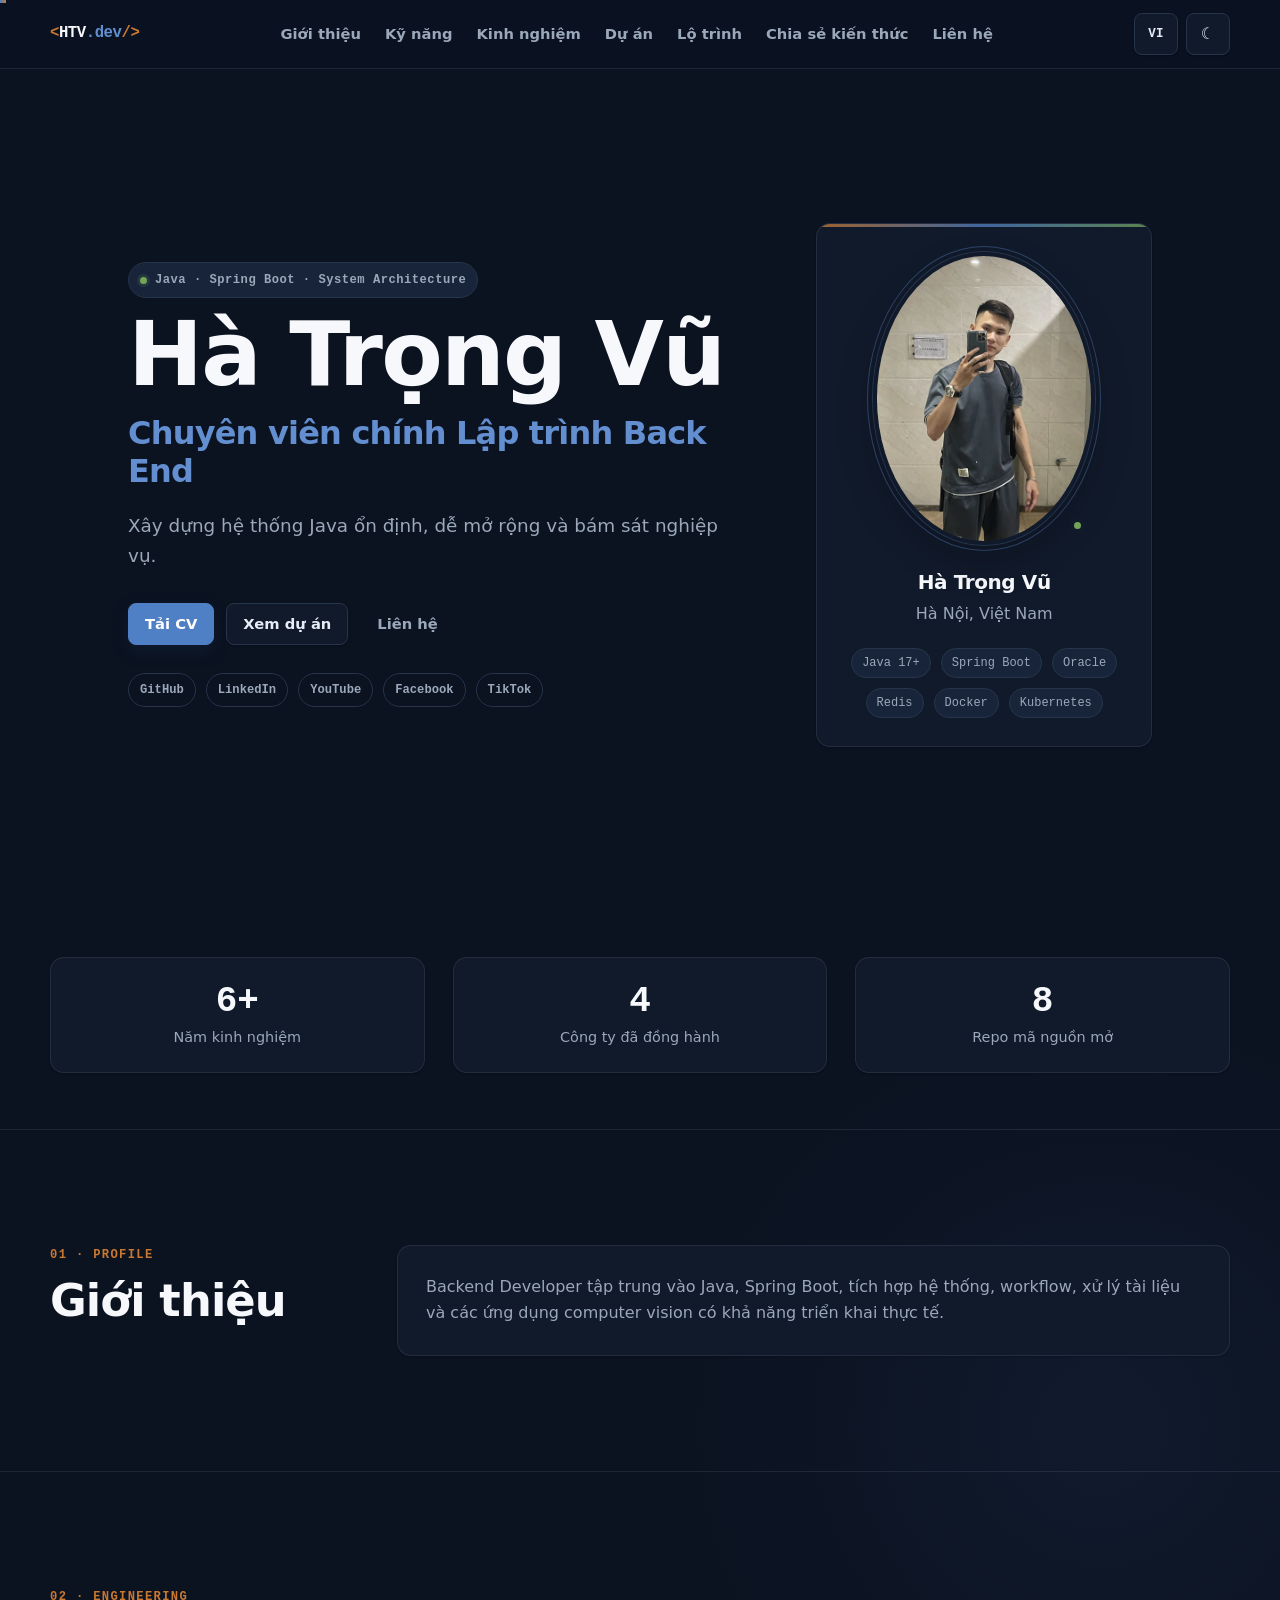
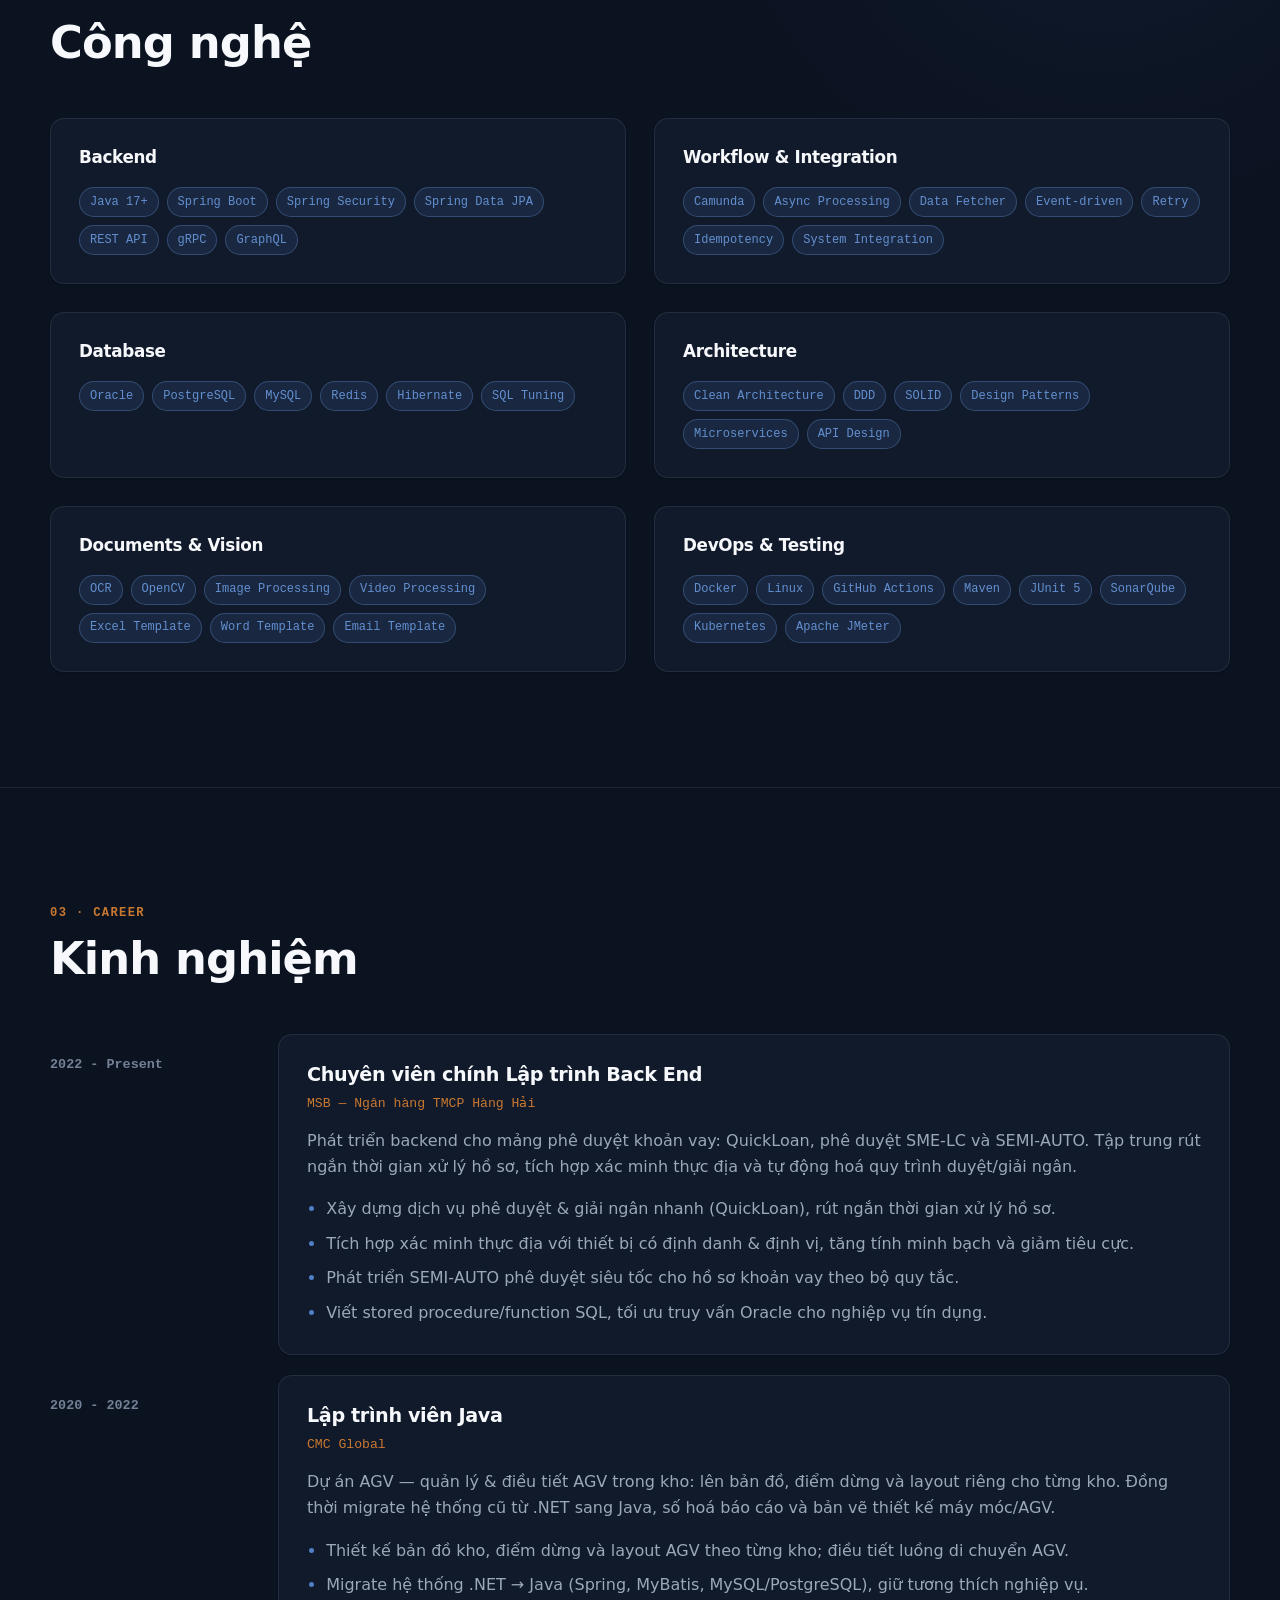
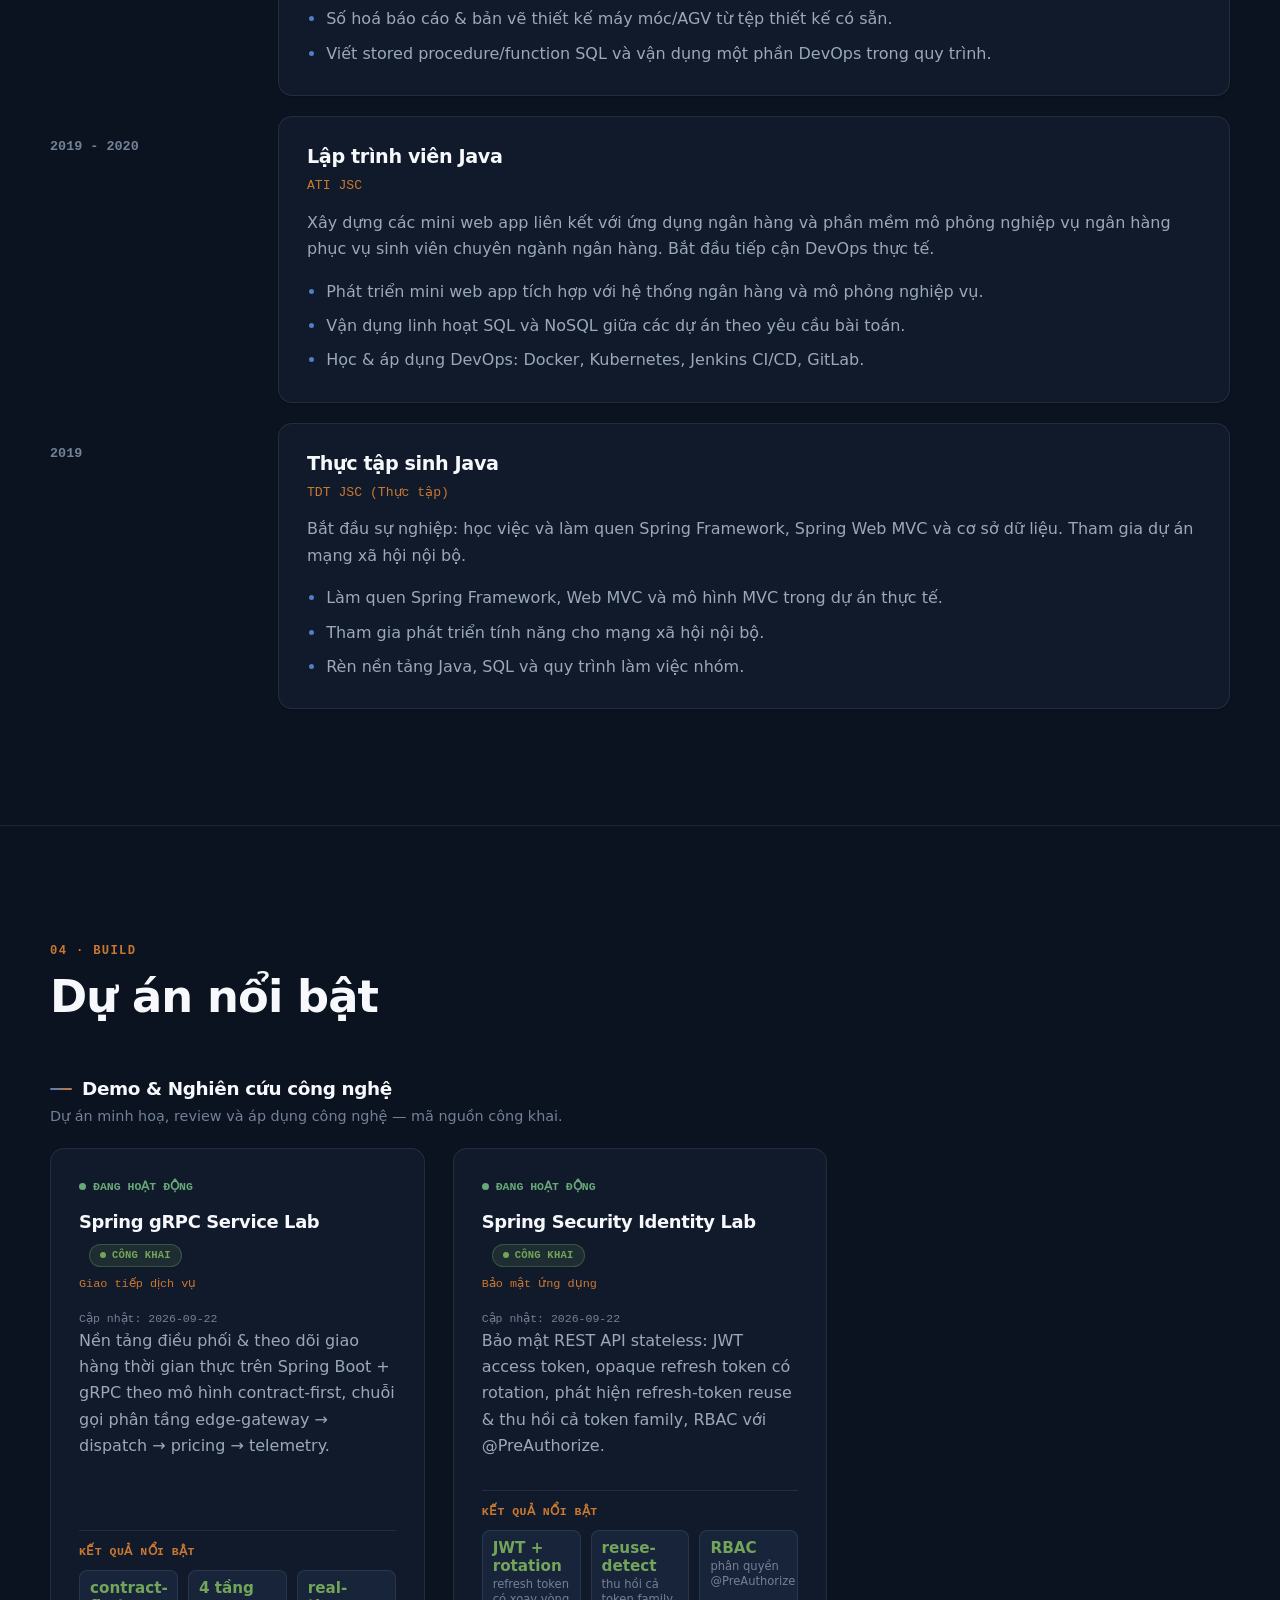
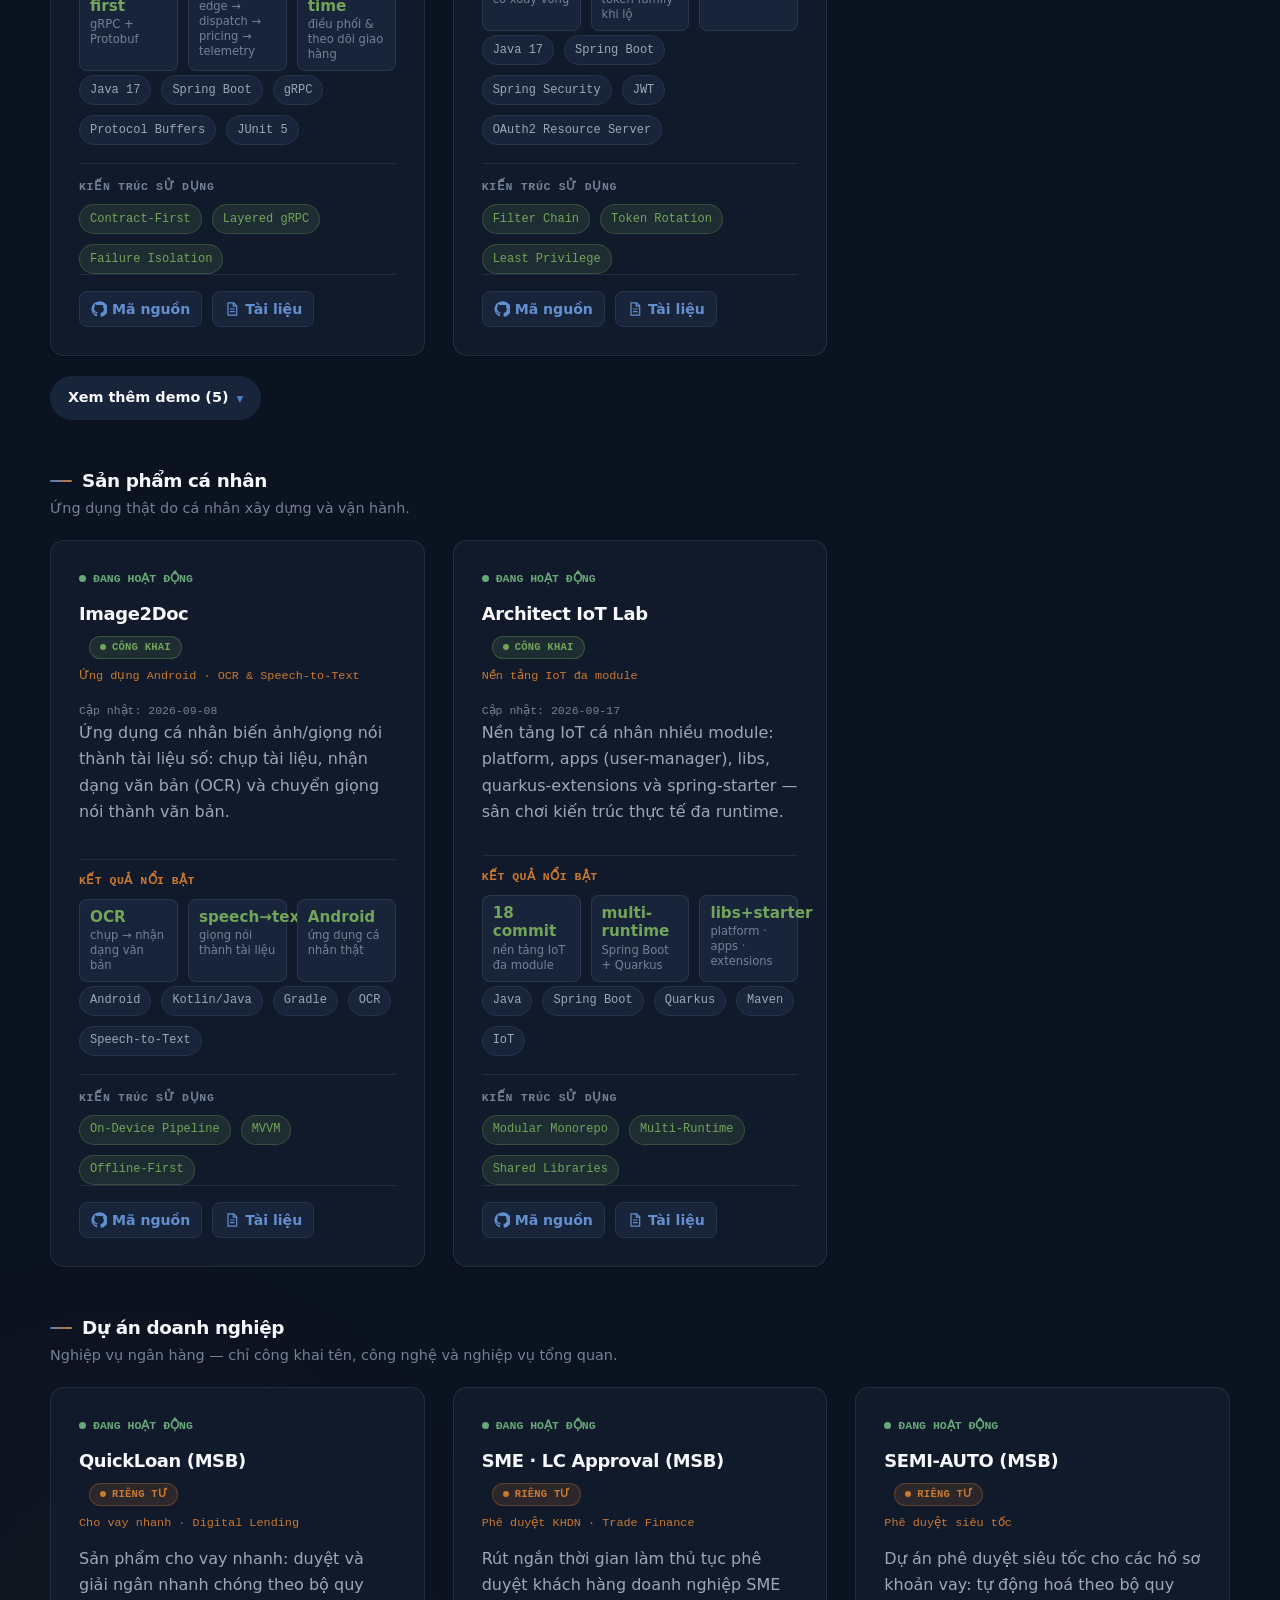
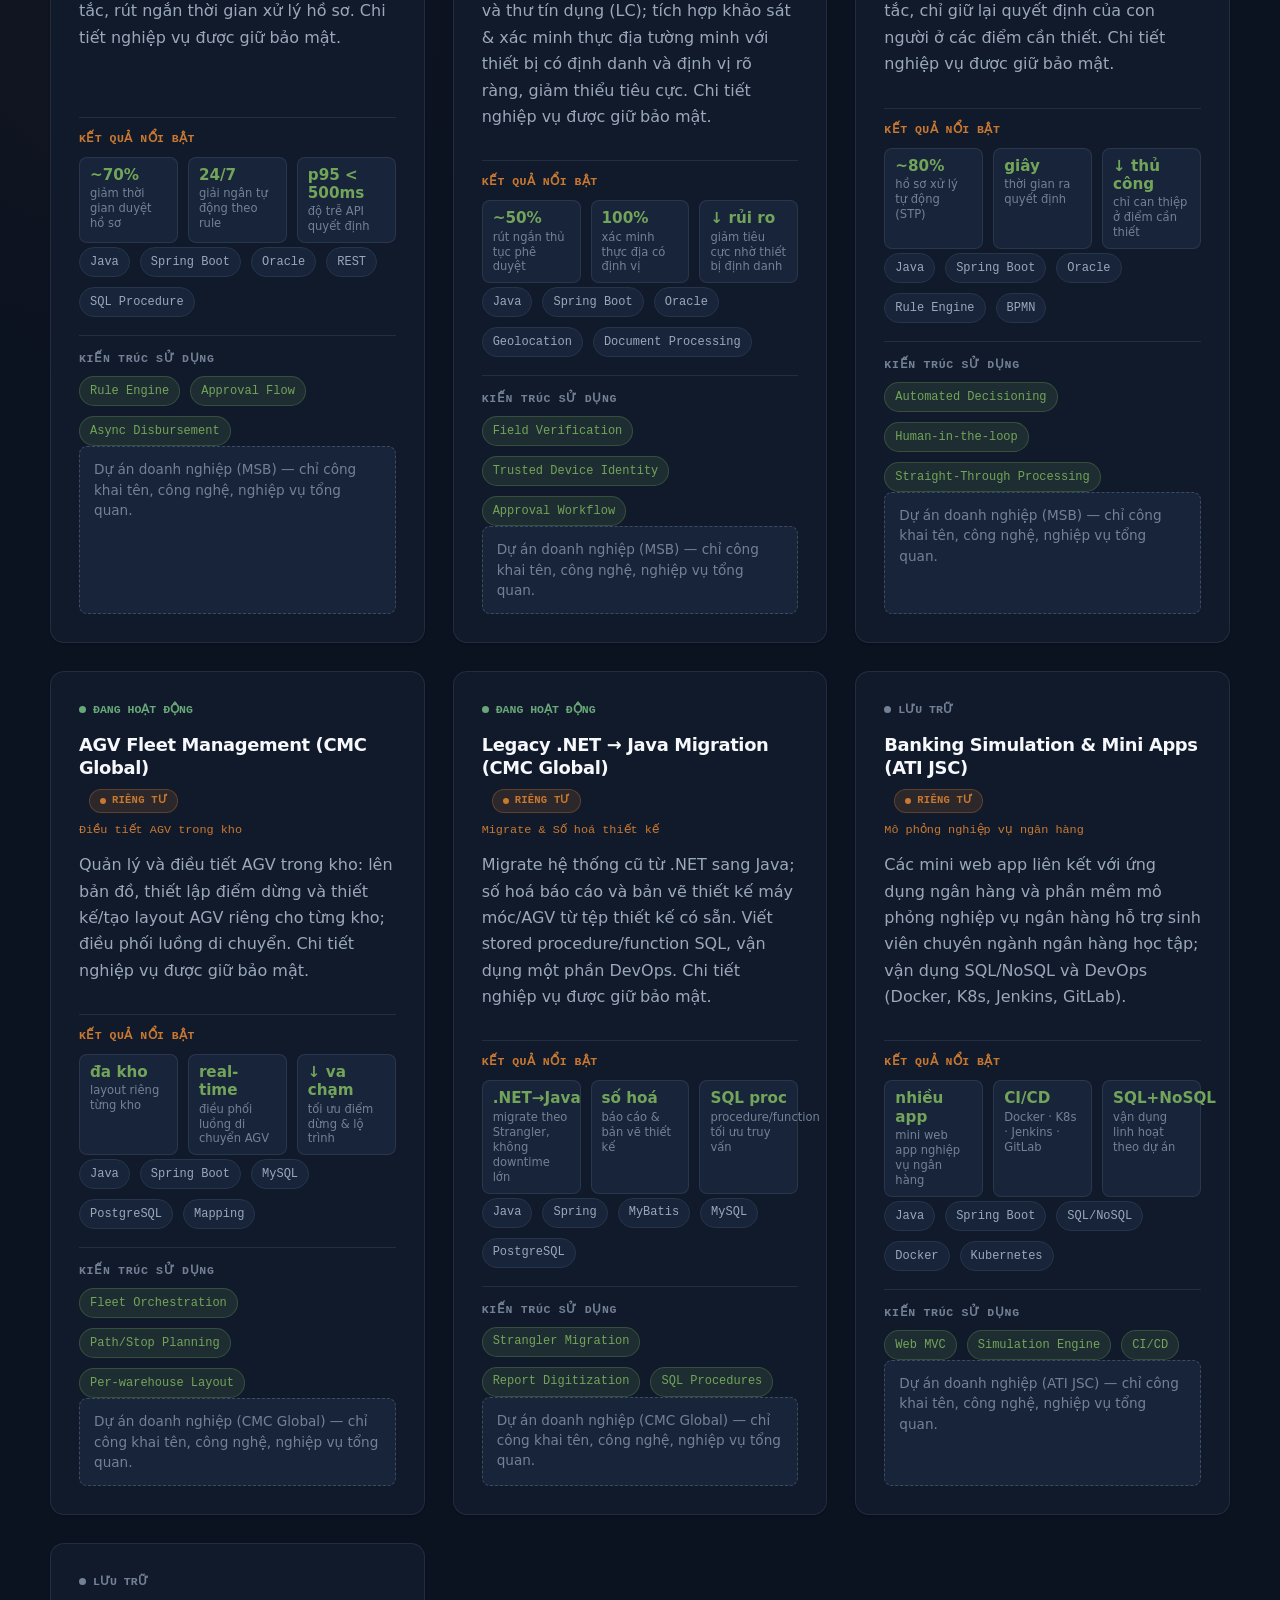
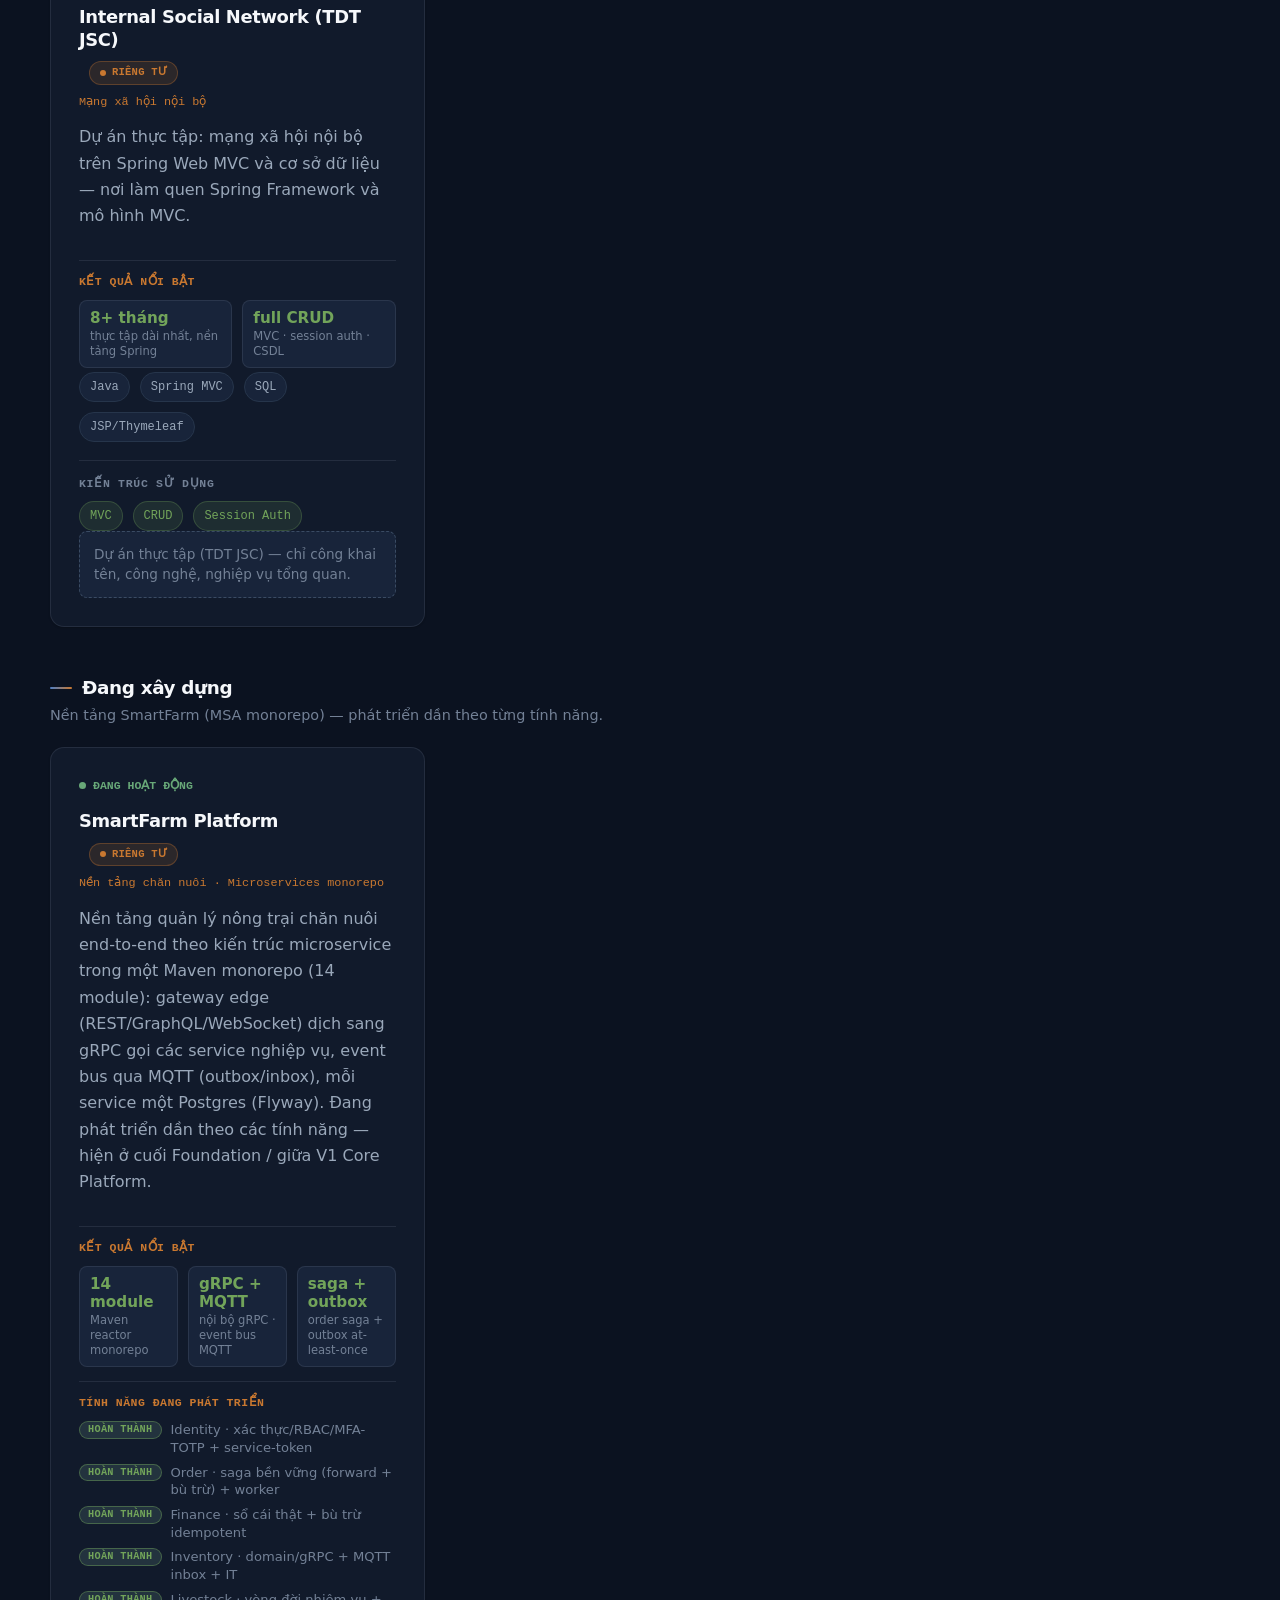
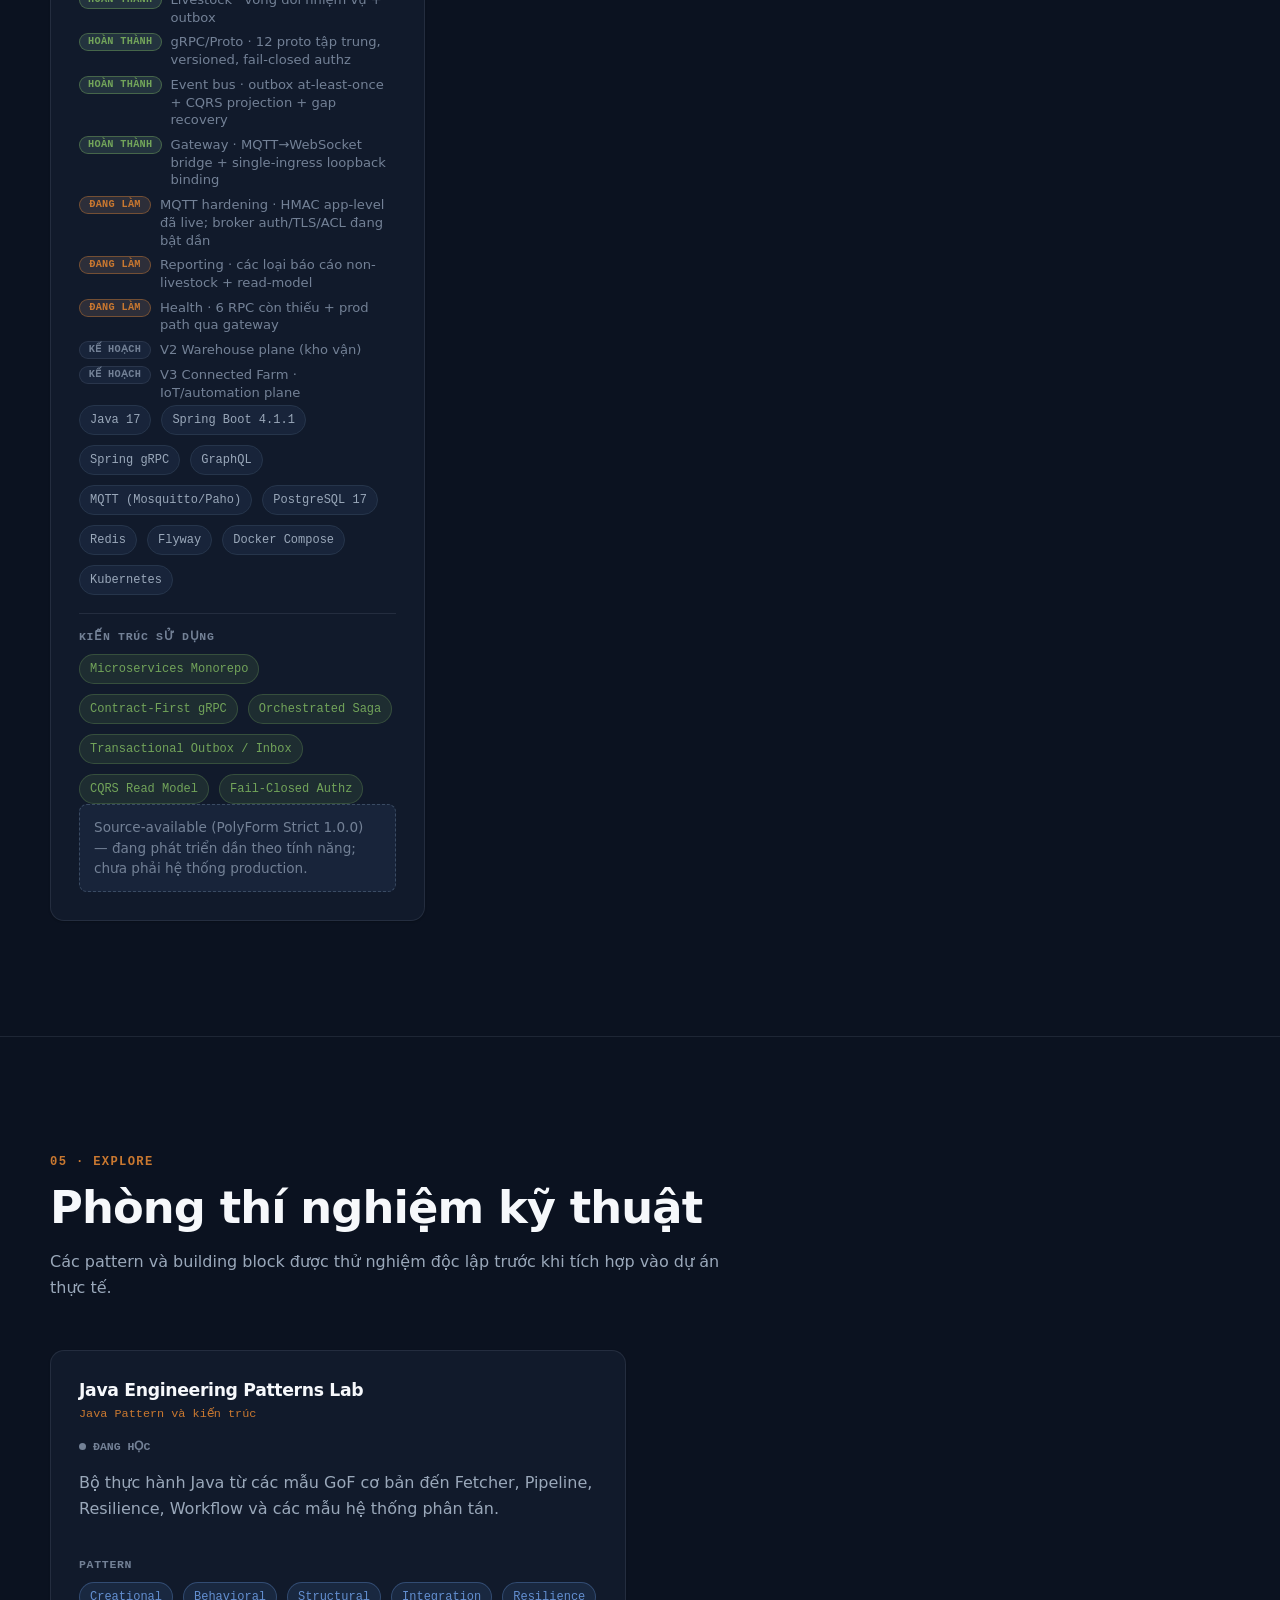
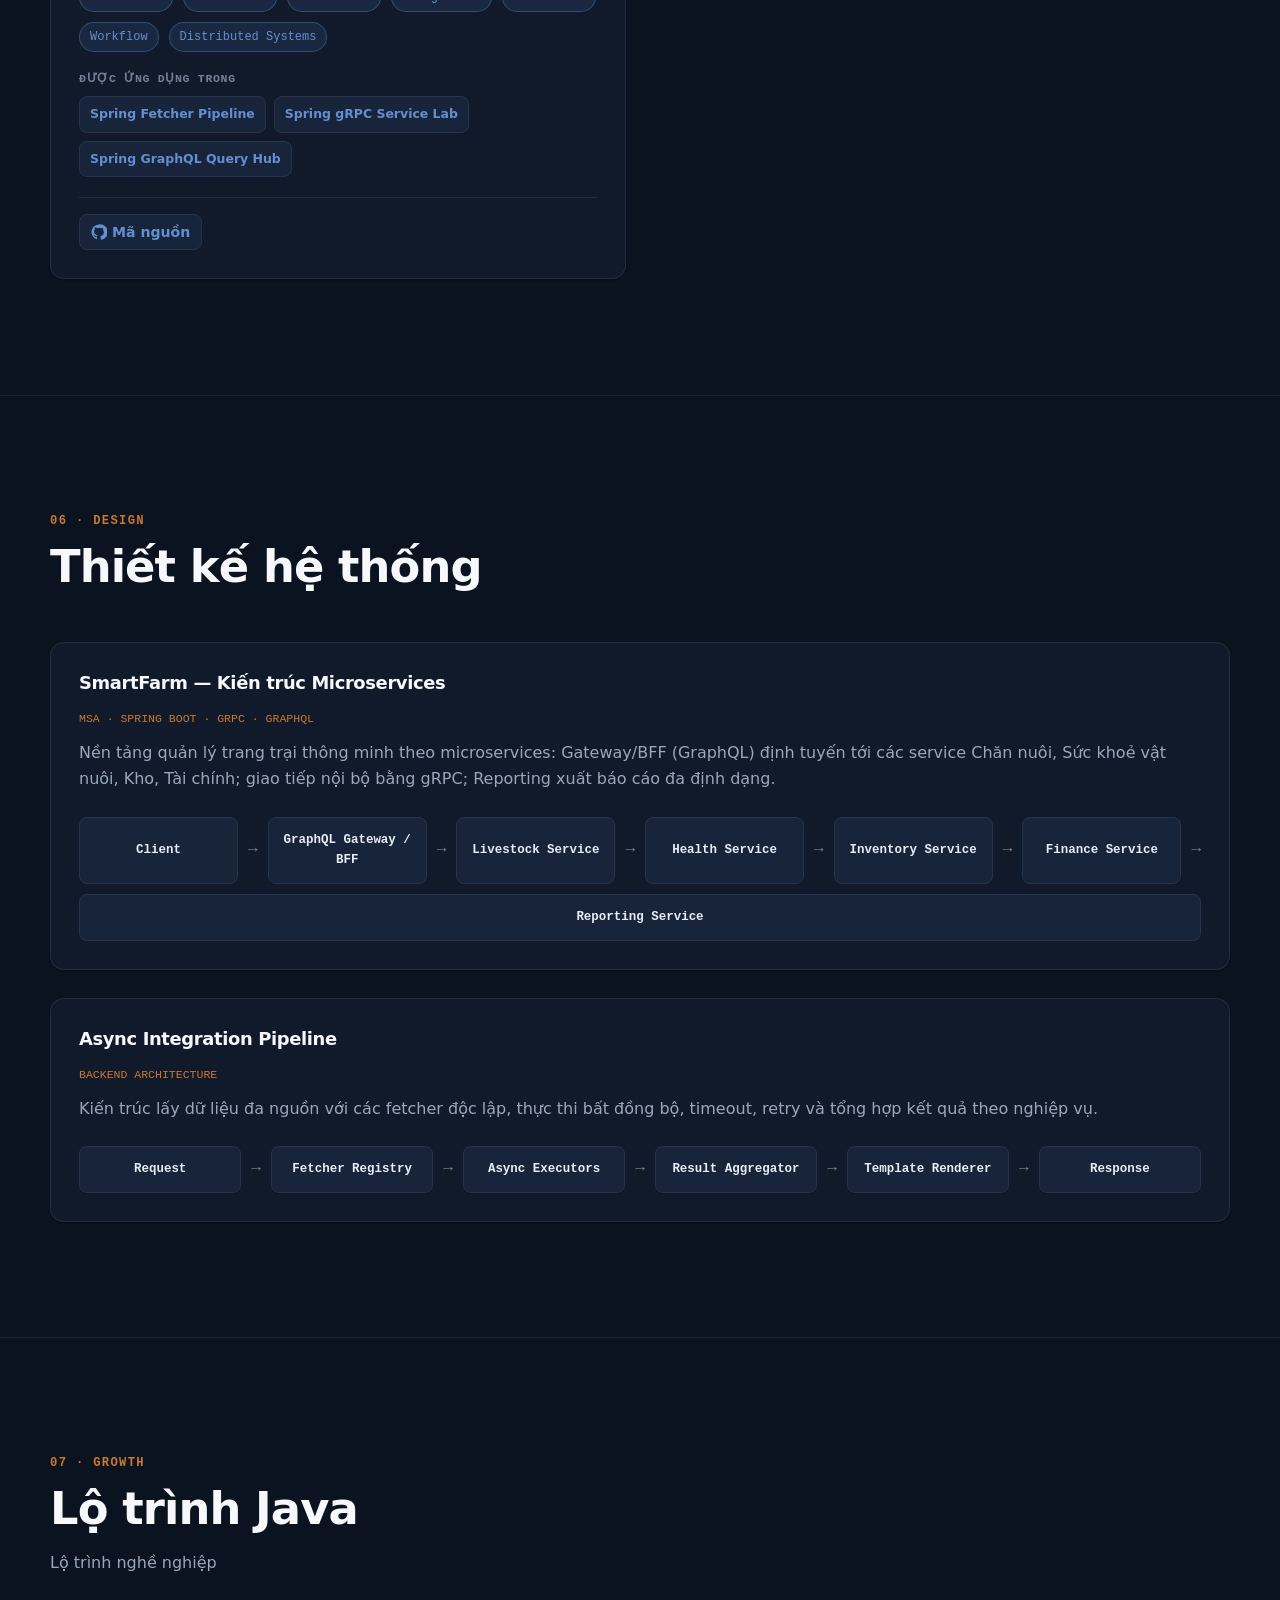
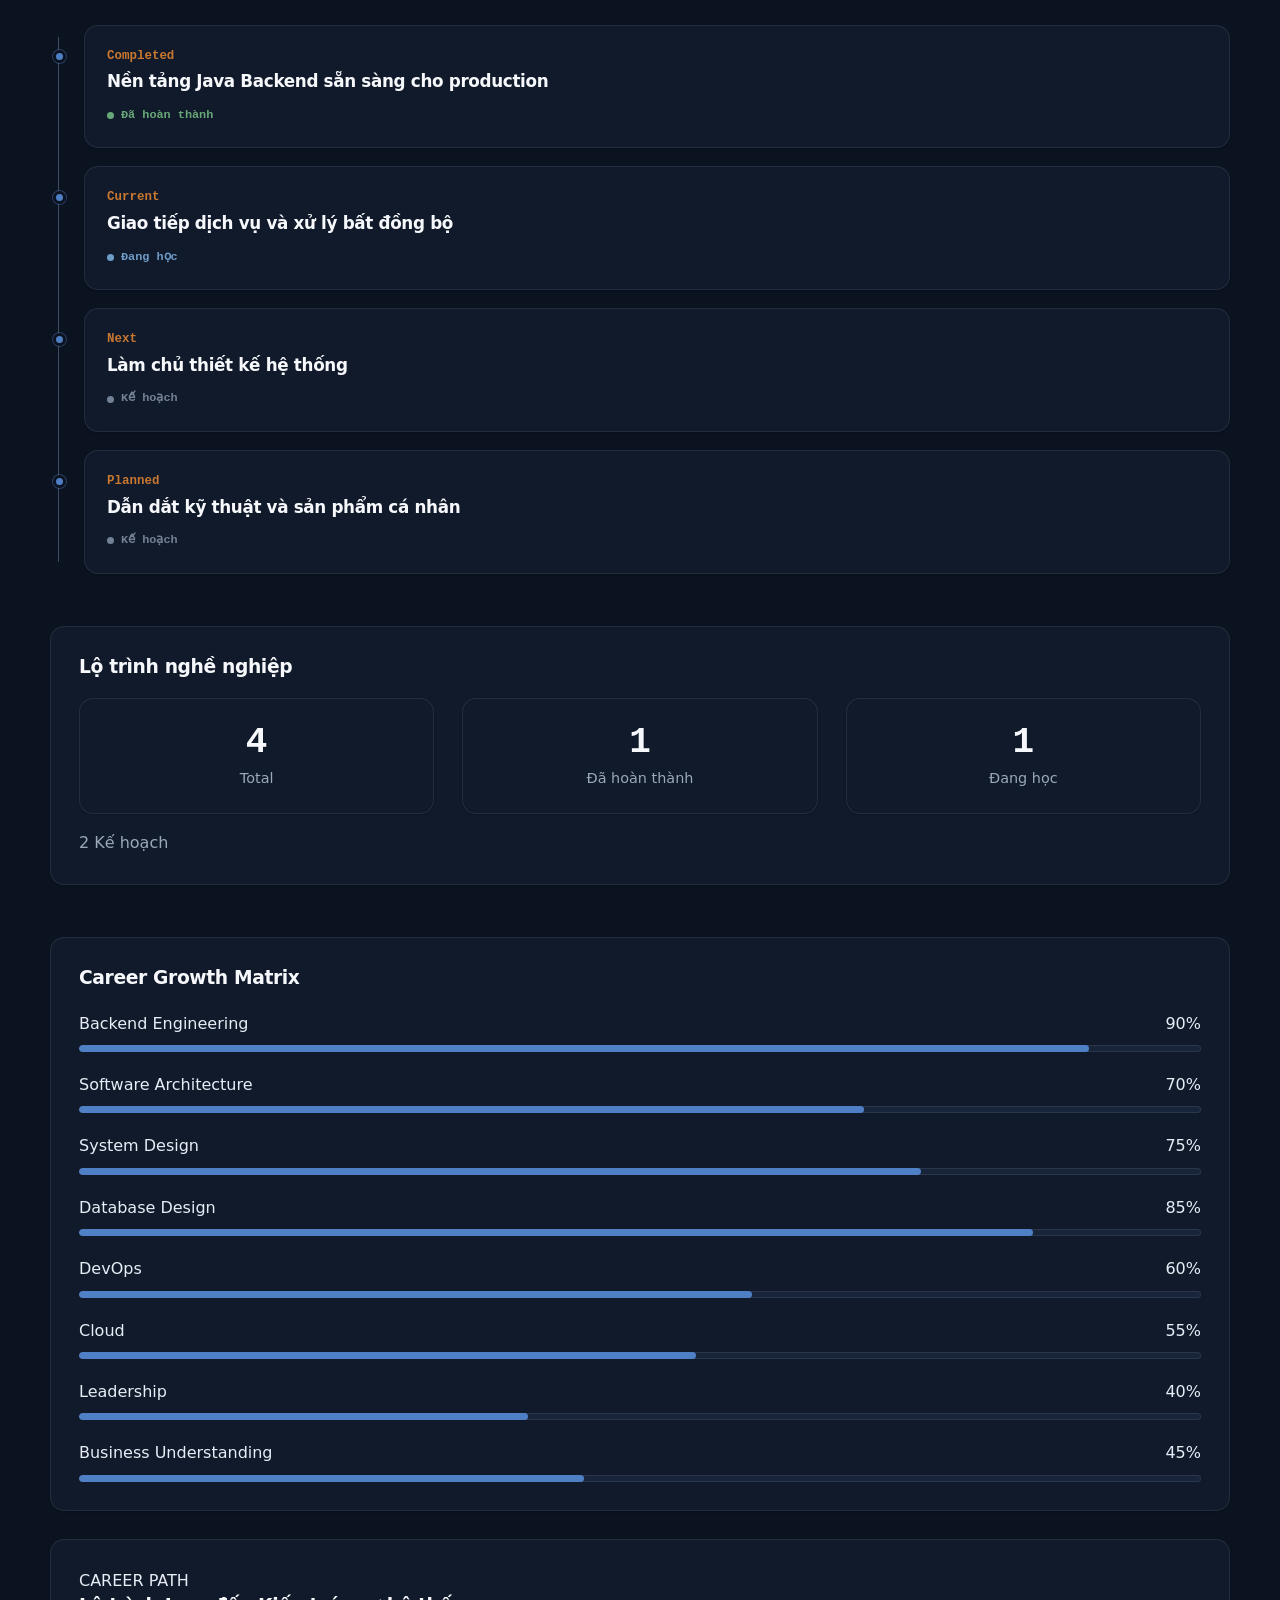
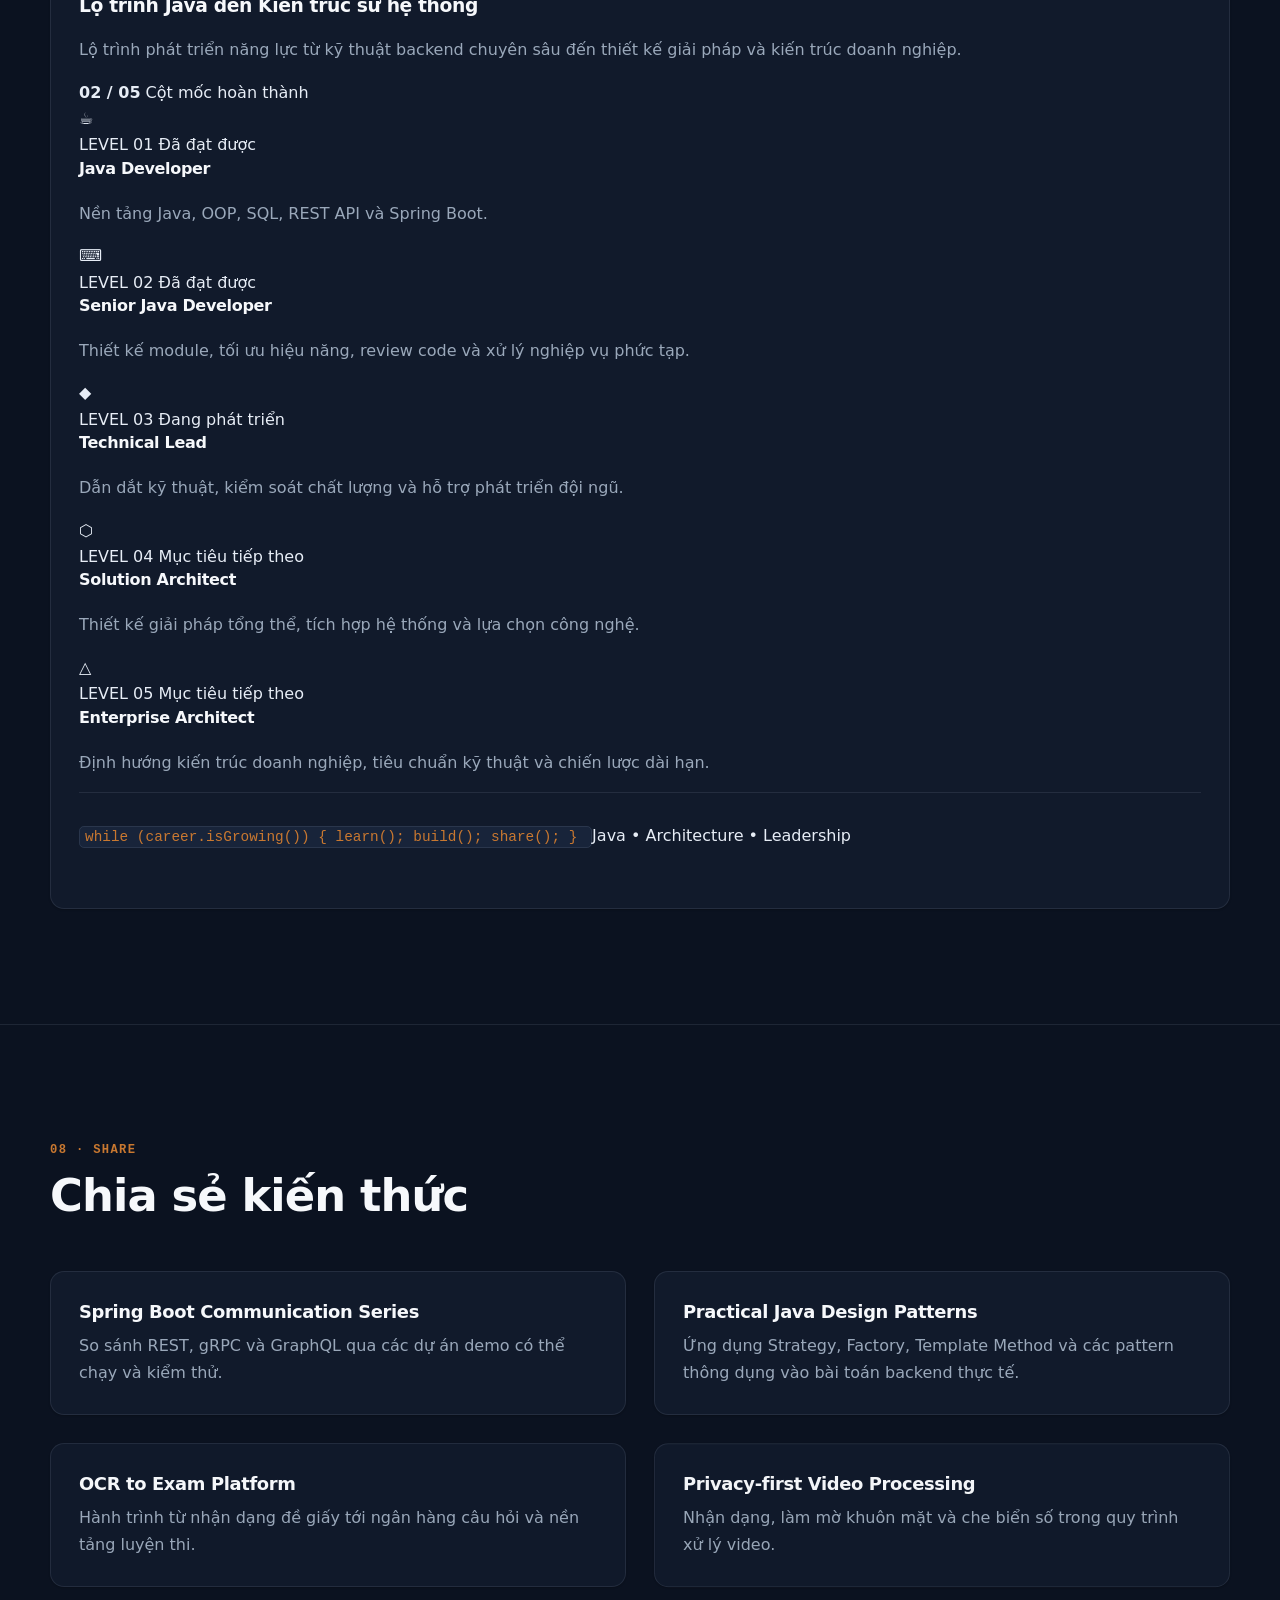
<file: index.html>
<!doctype html>
<html lang="vi">
<head>
  <meta charset="utf-8">
  <meta name="viewport" content="width=device-width, initial-scale=1">
  <meta name="theme-color" content="#0b1220">
  <meta name="color-scheme" content="dark light">

  <title>Hà Trọng Vũ | Senior Java Backend Developer</title>
  <meta name="description" content="Portfolio song ngữ của Hà Trọng Vũ, Senior Java Backend Developer tập trung vào Java, Spring Boot, kiến trúc phần mềm và tích hợp hệ thống.">
  <meta name="keywords" content="Hà Trọng Vũ, Java Developer, Spring Boot, Backend Developer, System Design, Software Architecture, Hanoi, Vietnam">
  <meta name="author" content="Hà Trọng Vũ">
  <meta name="robots" content="index,follow,max-image-preview:large">

  <meta property="og:type" content="website">
  <meta property="og:locale" content="vi_VN">
  <meta property="og:title" content="Hà Trọng Vũ | Senior Java Backend Developer">
  <meta property="og:description" content="Java backend portfolio, projects, system design, career roadmap and knowledge sharing.">
  <meta property="og:image" content="./assets/avatar/avatar.png">
  <meta property="og:image:alt" content="Ảnh đại diện Hà Trọng Vũ">
  <meta property="og:url" content="https://hatrongvu13.github.io/">
  <meta property="og:site_name" content="Hà Trọng Vũ Portfolio">

  <meta name="twitter:card" content="summary_large_image">
  <meta name="twitter:title" content="Hà Trọng Vũ | Senior Java Backend Developer">
  <meta name="twitter:description" content="Java backend portfolio, projects, system design and career roadmap.">
  <meta name="twitter:image" content="./assets/avatar/avatar.png">

  <link rel="canonical" href="https://hatrongvu13.github.io/">
  <link rel="icon" href="./assets/favicon.svg" type="image/svg+xml">
  <link rel="manifest" href="./manifest.webmanifest">
  <link rel="preload" href="./data/data.json" as="fetch" crossorigin="anonymous">
  <link rel="stylesheet" href="./css/theme.css">
  <link rel="stylesheet" href="./css/layout.css">
  <link rel="stylesheet" href="./css/components.css">
  <link rel="stylesheet" href="./css/cv.css">

  <script type="application/ld+json" id="person-schema">
  {
    "@context": "https://schema.org",
    "@type": "Person",
    "name": "Hà Trọng Vũ",
    "jobTitle": "Senior Java Backend Developer",
    "url": "",
    "image": "./assets/avatar/avatar.png"
  }
  </script>
</head>
<body>
  <header class="header" id="site-header">
    <nav class="navbar" aria-label="Điều hướng chính">
      <div class="container nav-wrapper">
        <a class="logo" href="#hero" aria-label="Về đầu trang">
          <span aria-hidden="true">&lt;</span>HTV<span class="logo-dot">.dev</span><span aria-hidden="true">/&gt;</span>
        </a>

        <div class="nav-menu" id="primary-navigation">
          <a href="#about" data-i18n="navAbout">Giới thiệu</a>
          <a href="#skills" data-i18n="navSkills">Kỹ năng</a>
          <a href="#experience" data-i18n="navExperience">Sự nghiệp</a>
          <a href="#projects" data-i18n="navProjects">Dự án</a>
          <a href="#roadmap" data-i18n="navRoadmap">Lộ trình</a>
          <a href="#knowledge" data-i18n="navKnowledge">Chia sẻ</a>
          <a href="#contact" data-i18n="navContact">Liên hệ</a>
        </div>

        <div class="nav-actions">
          <button id="lang-btn" class="btn btn-secondary control-button" type="button" aria-label="Đổi ngôn ngữ" title="Đổi ngôn ngữ">
            VI
          </button>
          <button id="theme-btn" class="btn btn-secondary control-button" type="button" aria-label="Đổi giao diện sáng tối" title="Đổi giao diện sáng tối">
            <span aria-hidden="true">☾</span>
          </button>
        </div>
      </div>
    </nav>
  </header>

  <main id="main-content">
    <section id="hero" class="hero-section" aria-labelledby="hero-name">
      <div class="container hero-grid">
        <div class="hero-left gsap-reveal">
          <p class="hero-eyebrow">Java · Spring Boot · System Architecture</p>
          <h1 id="hero-name"><span id="full-name">Hà Trọng Vũ</span></h1>
          <h2 id="role">Senior Java Backend Developer</h2>
          <p id="tagline" class="hero-description">Đang tải nội dung hồ sơ...</p>

          <div class="hero-actions" aria-label="Hành động chính">
            <a id="download-cv-btn" class="btn btn-primary" href="./assets/cv/Vu-Ha-Trong-CV.pdf" download>
              <span data-i18n="heroDownloadCv">Tải CV</span>
            </a>
            <a class="btn btn-secondary" href="#projects" data-i18n="heroProjects">Xem dự án</a>
            <a class="btn btn-quiet" href="#contact" data-i18n="heroContact">Liên hệ</a>
          </div>

          <div class="social-links" id="social-links" aria-label="Mạng xã hội">
            <a id="github-link" href="#" target="_blank" rel="noopener noreferrer" aria-label="GitHub">GitHub</a>
            <a id="linkedin-link" href="#" target="_blank" rel="noopener noreferrer" aria-label="LinkedIn">LinkedIn</a>
            <a id="youtube-link" href="#" target="_blank" rel="noopener noreferrer" aria-label="YouTube">YouTube</a>
            <a id="facebook-link" href="#" target="_blank" rel="noopener noreferrer" aria-label="Facebook">Facebook</a>
            <a id="tiktok-link" href="#" target="_blank" rel="noopener noreferrer" aria-label="TikTok">TikTok</a>
          </div>
        </div>

        <aside class="hero-right gsap-reveal" aria-label="Hồ sơ nhanh">
          <div class="profile-card">
            <div class="avatar-frame">
              <picture>
                <source srcset="./assets/avatar/avatar.webp" type="image/webp">
                <img id="avatar-image" src="./assets/avatar/avatar.png" alt="Ảnh đại diện Hà Trọng Vũ" width="320" height="400" loading="eager" fetchpriority="high">
              </picture>
            </div>
            <h3 id="profile-name">Hà Trọng Vũ</h3>
            <p id="profile-location">Hà Nội, Việt Nam</p>
            <div class="tech-preview" aria-label="Công nghệ chính">
              <span>Java 17+</span>
              <span>Spring Boot</span>
              <span>Oracle</span>
              <span>Redis</span>
              <span>Docker</span>
              <span>Kubernetes</span>
            </div>
          </div>
        </aside>
      </div>
    </section>

    <section id="stats" class="compact-section" aria-label="Thống kê nổi bật">
      <div class="container stats-grid" id="stats-container"></div>
    </section>

    <section id="about" aria-labelledby="about-title">
      <div class="container section-layout">
        <div class="section-heading gsap-reveal">
          <p class="section-kicker">01 · Profile</p>
          <h2 id="about-title" class="section-title" data-i18n="aboutTitle">Giới thiệu</h2>
        </div>
        <div id="summary" class="content-card gsap-reveal"></div>
      </div>
    </section>

    <section id="skills" aria-labelledby="skills-title">
      <div class="container">
        <div class="section-heading gsap-reveal">
          <p class="section-kicker">02 · Engineering</p>
          <h2 id="skills-title" class="section-title" data-i18n="skillsTitle">Kỹ năng và công nghệ</h2>
        </div>
        <div class="skills-grid" id="skills-container"></div>
      </div>
    </section>

    <section id="experience" aria-labelledby="experience-title">
      <div class="container">
        <div class="section-heading gsap-reveal">
          <p class="section-kicker">03 · Career</p>
          <h2 id="experience-title" class="section-title" data-i18n="experienceTitle">Hành trình sự nghiệp</h2>
        </div>
        <div id="experience-container"></div>
      </div>
    </section>

    <section id="projects" aria-labelledby="projects-title">
      <div class="container">
        <div class="section-heading gsap-reveal">
          <p class="section-kicker">04 · Build</p>
          <h2 id="projects-title" class="section-title" data-i18n="projectsTitle">Dự án nổi bật</h2>
        </div>
        <div class="project-groups" id="project-container"></div>
      </div>
    </section>
    <section
            id="engineering-labs"
            aria-labelledby="engineering-labs-title">
      <div class="container">
        <div class="section-heading gsap-reveal">
          <p class="section-kicker">
            05 · Explore
          </p>
          <h2
                  id="engineering-labs-title"
                  class="section-title"
                  data-i18n="engineeringLabsTitle">
            Phòng thí nghiệm kỹ thuật
          </h2>
          <p
                  class="section-subtitle"
                  data-i18n="engineeringLabsSubtitle">
            Các pattern và building block được thử nghiệm độc lập
            trước khi tích hợp vào dự án thực tế.
          </p>
        </div>
        <div
                id="engineering-labs-container"
                class="engineering-labs-grid">
        </div>
      </div>
    </section>

    <section id="architectures" aria-labelledby="architecture-title">
      <div class="container">
        <div class="section-heading gsap-reveal">
          <p class="section-kicker">06 · Design</p>
          <h2 id="architecture-title" class="section-title" data-i18n="architectureTitle">Thiết kế hệ thống</h2>
        </div>
        <div class="architecture-grid" id="architecture-container"></div>
      </div>
    </section>

    <section id="roadmap" aria-labelledby="roadmap-title">
      <div class="container">
        <div class="section-heading gsap-reveal">
          <p class="section-kicker">07 · Growth</p>
          <h2 id="roadmap-title" class="section-title" data-i18n="roadmapTitle">Lộ trình Java đến kiến trúc sư</h2>
          <p class="section-subtitle" data-i18n="roadmapJourney">Năng lực đang phát triển và các cột mốc nghề nghiệp tiếp theo.</p>
        </div>
        <div id="roadmap-container"></div>
      </div>
    </section>

    <section id="knowledge" aria-labelledby="knowledge-title">
      <div class="container">
        <div class="section-heading gsap-reveal">
          <p class="section-kicker">08 · Share</p>
          <h2 id="knowledge-title" class="section-title" data-i18n="knowledgeTitle">Chia sẻ kiến thức</h2>
        </div>
        <div class="knowledge-grid" id="knowledge-container"></div>
      </div>
    </section>

    <section id="creator" aria-labelledby="creator-title">
      <div class="container section-layout">
        <div class="section-heading gsap-reveal">
          <p class="section-kicker">09 · Create</p>
          <h2 id="creator-title" class="section-title" data-i18n="creatorTitle">Nội dung và ý tưởng</h2>
        </div>
        <div class="content-card gsap-reveal">
          <div id="creator-topics" class="creator-topics"></div>
        </div>
      </div>
    </section>

    <section id="community" aria-labelledby="community-title">
      <div class="container">
        <div class="section-heading gsap-reveal">
          <p class="section-kicker">10 · Community</p>
          <h2 id="community-title" class="section-title" data-i18n="communityTitle">Cảm ơn cộng đồng</h2>
          <p id="community-description" class="section-subtitle"></p>
        </div>
        <div class="community-grid" id="community-container"></div>
      </div>
    </section>

    <section id="contact" aria-labelledby="contact-title">
      <div class="container">
        <div class="section-heading gsap-reveal">
          <p class="section-kicker">11 · Connect</p>
          <h2 id="contact-title" class="section-title" data-i18n="contactTitle">Liên hệ</h2>
          <p class="section-subtitle">Trao đổi về Java, kiến trúc hệ thống, dự án cá nhân hoặc hợp tác nội dung.</p>
        </div>

        <div class="contact-wrapper">
          <aside class="content-card collaboration-card gsap-reveal">
            <h3 data-i18n="contactConnectTitle">Kết nối với tôi</h3>
            <p data-i18n="contactConnectText">Trao đổi về Java, kiến trúc hệ thống, dự án cá nhân hoặc hợp tác nội dung — chọn kênh bạn tiện nhất.</p>
            <div class="contact-social" id="contact-social-links" aria-label="Mạng xã hội"></div>
            <a id="contact-email-link" class="text-link" href="mailto:hatrongvu13@gmail.com">hatrongvu13@gmail.com</a>
          </aside>

          <aside class="content-card collaboration-card gsap-reveal">
            <h3>Collaboration</h3>
            <ul>
              <li>Java và Spring Boot</li>
              <li>System design và software architecture</li>
              <li>Microservices, gRPC, GraphQL</li>
              <li>Open source và dự án cá nhân</li>
            </ul>
          </aside>
        </div>
      </div>
    </section>
  </main>

  <!-- Dynamic CV document: hidden on portfolio, visible in CV preview/print mode -->
  <section id="cv-document" class="cv-document" hidden aria-label="Curriculum Vitae">
      <div class="cv-page">
          <header class="cv-header">
              <div class="cv-identity">
                  <div class="cv-avatar-wrap">
                      <img
                              id="cv-avatar"
                              src="./assets/avatar/avatar.png"
                              alt="Ảnh đại diện Hà Trọng Vũ"
                              width="144"
                              height="144"
                      >
                      <div id="cv-avatar-fallback" class="cv-avatar-fallback" hidden aria-hidden="true">HTV</div>
                  </div>

                  <div class="cv-heading">
                      <h1 id="cv-full-name">Hà Trọng Vũ</h1>
                      <h2 id="cv-role">Senior Java Backend Developer</h2>
                      <p id="cv-tagline"></p>
                  </div>
              </div>

              <div id="cv-contact-list" class="cv-contact-list" aria-label="Thông tin liên hệ"></div>
          </header>

          <div class="cv-body">
              <aside class="cv-sidebar">
                  <section class="cv-block" aria-labelledby="cv-summary-title">
                      <h3 id="cv-summary-title" data-i18n="cvSummaryTitle">Hồ sơ</h3>
                      <p id="cv-summary"></p>
                  </section>

                  <section class="cv-block" aria-labelledby="cv-skills-title">
                      <h3 id="cv-skills-title" data-i18n="cvSkillsTitle">Kỹ năng</h3>
                      <div id="cv-skills"></div>
                  </section>

                  <section class="cv-block" aria-labelledby="cv-competencies-title">
                      <h3 id="cv-competencies-title" data-i18n="cvCompetenciesTitle">Năng lực chính</h3>
                      <div id="cv-competencies"></div>
                  </section>

                  <section class="cv-block" aria-labelledby="cv-roadmap-title">
                      <h3 id="cv-roadmap-title" data-i18n="cvRoadmapTitle">Lộ trình phát triển</h3>
                      <div id="cv-roadmap"></div>
                  </section>
              </aside>

              <div class="cv-main-column">
                  <section class="cv-block" aria-labelledby="cv-experience-title">
                      <h3 id="cv-experience-title" data-i18n="cvExperienceTitle">Kinh nghiệm</h3>
                      <div id="cv-experience"></div>
                  </section>

                  <section class="cv-block" aria-labelledby="cv-projects-title">
                      <h3 id="cv-projects-title" data-i18n="cvProjectsTitle">Dự án nổi bật</h3>
                      <div id="cv-projects"></div>
                  </section>

                  <section class="cv-block" aria-labelledby="cv-architectures-title">
                      <h3 id="cv-architectures-title" data-i18n="cvArchitecturesTitle">Thiết kế hệ thống</h3>
                      <div id="cv-architectures"></div>
                  </section>
              </div>
          </div>

          <footer class="cv-footer">
              <span>© <span id="cv-footer-name">Hà Trọng Vũ</span></span>
              <span>Java Backend Developer · System Architecture</span>
          </footer>
      </div>
  </section>

  <footer>
    <div class="container footer-content">
      <p>© <span id="footer-year"></span> <span id="footer-name">Hà Trọng Vũ</span></p>
      <p data-i18n="footerText">Xây dựng bằng HTML, CSS và JavaScript thuần.</p>
    </div>
  </footer>

  <noscript>
    <div class="noscript-message">Trang này cần JavaScript để tải nội dung từ data.json.</div>
  </noscript>

  <script src="./assets/vendor/gsap/gsap.min.js" defer></script>
  <script src="./assets/vendor/gsap/ScrollTrigger.min.js" defer></script>
  <script src="./js/i18n.js" defer></script>
  <script src="./js/renderer.js" defer></script>
  <script src="./js/roadmap.js" defer></script>
  <script src="./js/cv.js" defer></script>
  <script src="./js/app.js" defer></script>
  <script src="./js/animations.js" defer></script>
</body>
</html>
</file>
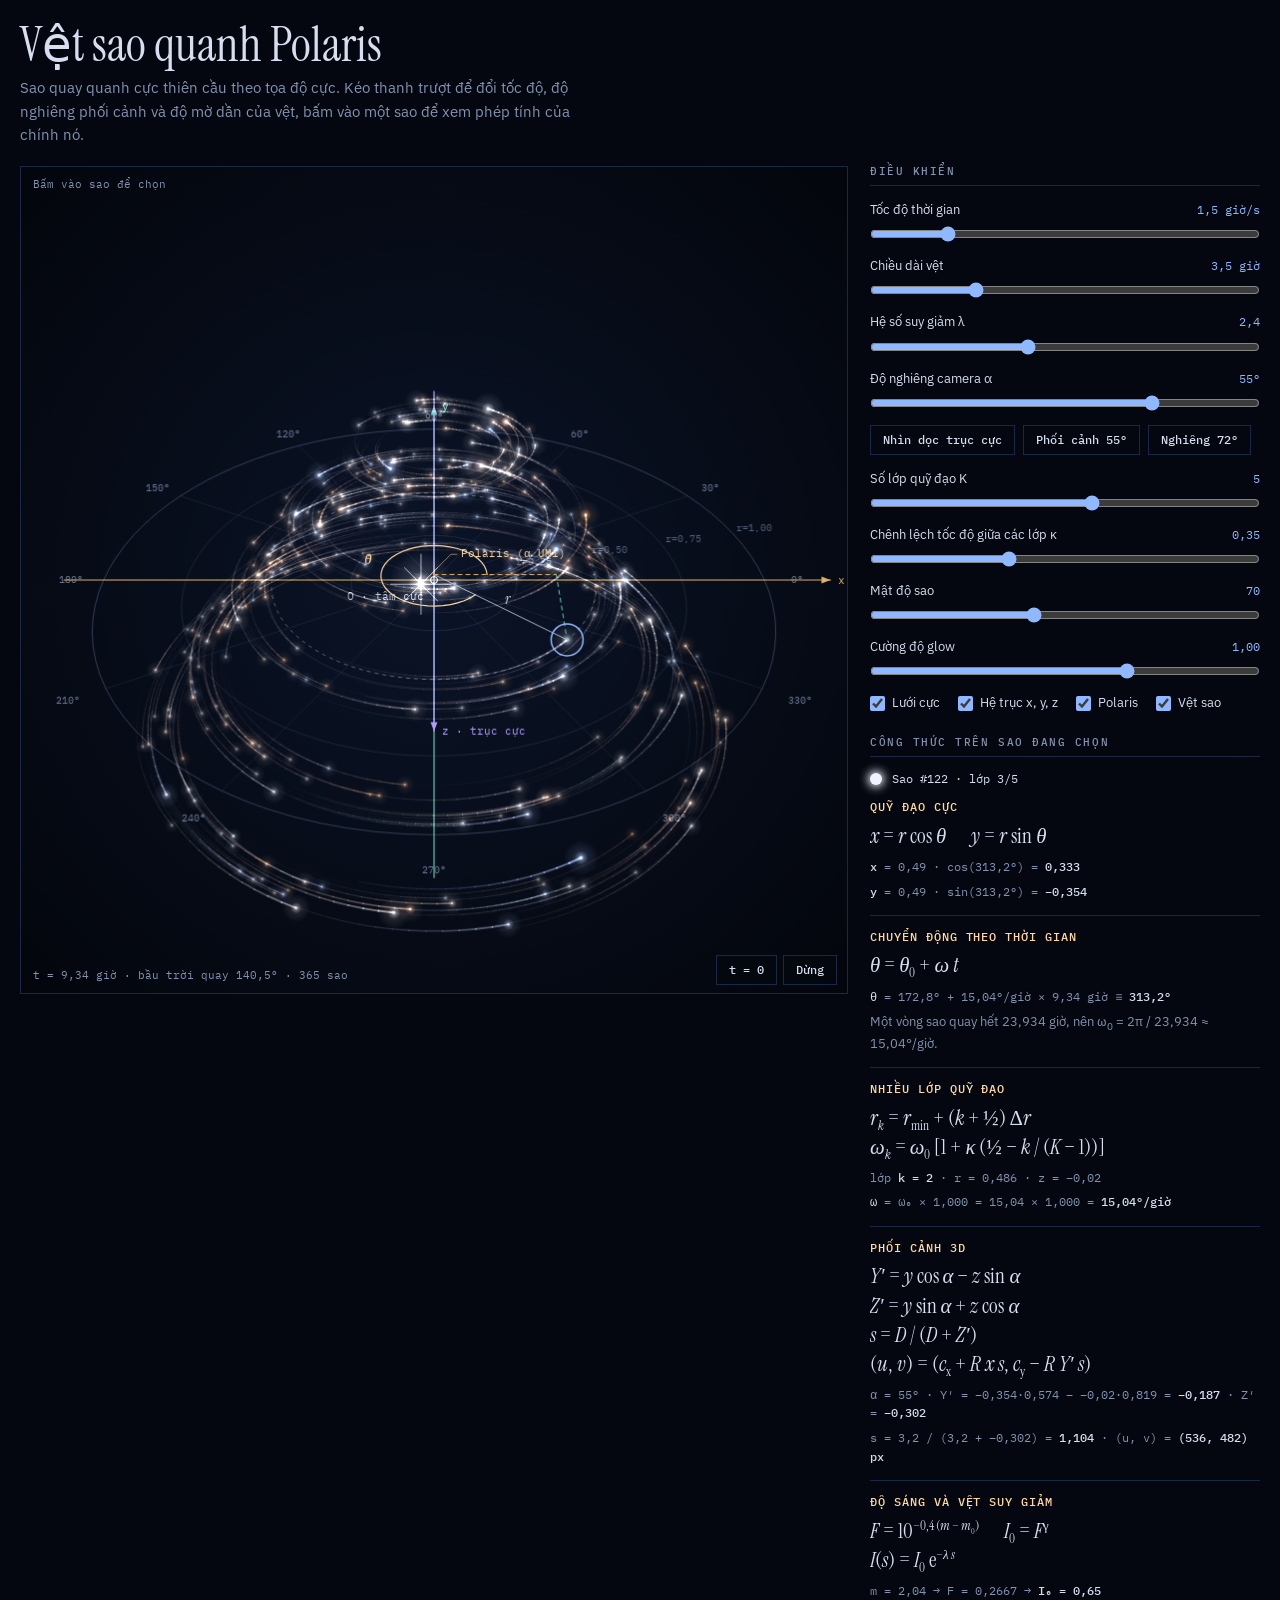
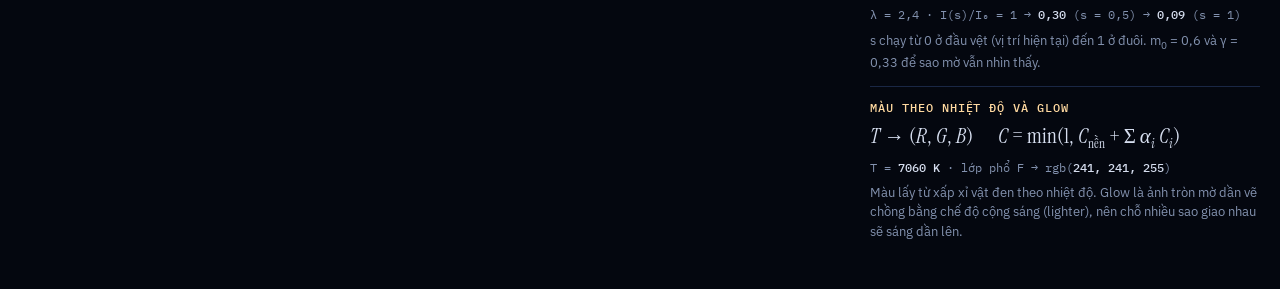
<file: vet_sao.html>
<!doctype html>
<html>
<head>
    <meta charset=utf8>
    <meta name=viewport content="width=device-width,initial-scale=1,viewport-fit=cover">
    <style>:root {
        color-scheme: light;
        box-sizing: border-box;
        padding-top: env(safe-area-inset-top, 0px);
        padding-bottom: env(safe-area-inset-bottom, 0px)
    }

    html {
        scroll-padding-top: env(safe-area-inset-top, 0px)
    }

    body {
        margin: 0;
        padding: 0;
        font: 14px -apple-system, BlinkMacSystemFont, sans-serif;
        background: #faf9f5;
        color: #141413
    }

    img {
        max-width: 100%
    }

    [hidden]:not([hidden=until-found i]) {
        display: none !important
    }</style>
</head>
<body>
<title>Vệt sao quanh Polaris</title>
<link rel="stylesheet"
      href="https://fonts.googleapis.com/css2?family=IBM+Plex+Mono:wght@400;500&family=IBM+Plex+Sans:wght@400;500&family=Instrument+Serif:ital@0;1&display=swap">
<style>
    /* Bố cục: sân khấu canvas vuông bên trái (dính khi cuộn), bảng điều khiển và công thức trực tiếp bên phải.
       Một bầu trời đêm duy nhất, chủ ý chỉ có một giao diện tối. */
    :root {
        --bg: #04070f;
        --panel: #0a1020;
        --line: #1a2745;
        --ink: #d6deef;
        --muted: #8392af;
        --accent: #8fb8ff;
        --ax-x: #e4b162;
        --ax-y: #5cc8b5;
        --ax-z: #b49cff;
        --gold: #ffd9a0;
        --f-display: 'Instrument Serif', Georgia, serif;
        --f-body: 'IBM Plex Sans', system-ui, sans-serif;
        --f-mono: 'IBM Plex Mono', ui-monospace, Menlo, monospace;
        color-scheme: dark;
    }

    body {
        background: var(--bg);
        color: var(--ink);
        font: 15px/1.55 var(--f-body)
    }

    .wrap {
        max-width: 1240px;
        margin-inline: auto;
        padding: 20px 16px 48px
    }

    .head {
        display: flex;
        flex-direction: column;
        gap: 6px;
        margin-bottom: 20px
    }

    .head h1 {
        margin: 0;
        font: 400 clamp(2rem, 5vw, 3rem)/1.05 var(--f-display);
        text-wrap: balance
    }

    .head p {
        margin: 0;
        color: var(--muted);
        max-width: 62ch
    }

    .layout {
        display: grid;
        grid-template-columns:minmax(0, 1fr);
        gap: 24px;
        align-items: start
    }

    @media (min-width: 920px) {
        .layout {
            grid-template-columns:minmax(0, 1fr) minmax(320px, 390px)
        }
    }

    .stage {
        position: relative;
        aspect-ratio: 1/1;
        width: 100%;
        border: 1px solid var(--line);
        background: var(--bg);
        overflow: hidden
    }

    @media (min-width: 920px) {
        .stage {
            position: sticky;
            top: 16px;
            width: min(100%, calc(100vh - 32px));
            max-height: calc(100vh - 32px)
        }
    }

    #sky {
        display: block;
        width: 100%;
        height: 100%;
        cursor: crosshair
    }

    .hud {
        position: absolute;
        left: 12px;
        bottom: 10px;
        font: 11px/1.4 var(--f-mono);
        color: var(--muted);
        pointer-events: none;
        max-width: 60%
    }

    .hint {
        position: absolute;
        left: 12px;
        top: 10px;
        font: 11px/1.4 var(--f-mono);
        color: var(--muted);
        pointer-events: none
    }

    .stagebtns {
        position: absolute;
        right: 10px;
        bottom: 8px;
        display: flex;
        gap: 6px
    }

    .btn {
        font: 500 12px/1 var(--f-mono);
        color: var(--ink);
        background: rgba(4, 7, 15, .72);
        border: 1px solid var(--line);
        padding: 8px 12px;
        cursor: pointer
    }

    .btn:hover {
        border-color: var(--accent)
    }

    .btn:focus-visible, input:focus-visible {
        outline: 2px solid var(--accent);
        outline-offset: 2px
    }

    .side {
        display: flex;
        flex-direction: column;
        gap: 24px;
        min-width: 0
    }

    .sec {
        display: flex;
        flex-direction: column;
        gap: 14px;
        min-width: 0
    }

    .sec h2 {
        margin: 0;
        font: 500 11px/1 var(--f-mono);
        letter-spacing: .14em;
        text-transform: uppercase;
        color: var(--muted);
        padding-bottom: 8px;
        border-bottom: 1px solid var(--line)
    }

    .ctl {
        display: grid;
        grid-template-columns:1fr auto;
        gap: 2px 8px;
        align-items: baseline
    }

    .ctl label {
        font-size: 13px
    }

    .ctl output {
        font: 12px var(--f-mono);
        color: var(--accent);
        font-variant-numeric: tabular-nums
    }

    .ctl input {
        grid-column: 1/-1;
        width: 100%;
        margin: 4px 0 0;
        accent-color: var(--accent)
    }

    .tg {
        display: flex;
        flex-wrap: wrap;
        gap: 8px 18px
    }

    .tg label {
        display: flex;
        align-items: center;
        gap: 7px;
        font-size: 13px;
        cursor: pointer
    }

    .tg input {
        accent-color: var(--accent);
        width: 15px;
        height: 15px;
        margin: 0
    }

    .presets {
        display: flex;
        flex-wrap: wrap;
        gap: 8px
    }

    .presets .btn {
        background: transparent
    }

    .sel {
        display: flex;
        align-items: center;
        gap: 10px;
        font: 12px var(--f-mono);
        color: var(--ink);
        min-width: 0
    }

    .sel #sw {
        flex: none;
        width: 12px;
        height: 12px;
        border-radius: 50%;
        box-shadow: 0 0 10px 2px currentColor
    }

    .fx {
        display: flex;
        flex-direction: column;
        gap: 6px;
        padding-top: 14px;
        border-top: 1px solid var(--line);
        min-width: 0
    }

    .fx:first-of-type {
        border-top: 0;
        padding-top: 0
    }

    .fx h3 {
        margin: 0;
        font: 500 12px/1.2 var(--f-mono);
        letter-spacing: .08em;
        text-transform: uppercase;
        color: var(--gold)
    }

    .f {
        font: 400 1.3rem/1.4 var(--f-display);
        overflow-x: auto;
        padding-bottom: 2px
    }

    .f i {
        font-style: italic
    }

    .f sub, .f sup {
        font-size: .62em;
        line-height: 0
    }

    .f .gap {
        display: inline-block;
        width: 1.2em
    }

    .live {
        margin: 0;
        font: 12px/1.55 var(--f-mono);
        color: var(--muted);
        overflow-wrap: anywhere;
        font-variant-numeric: tabular-nums
    }

    .live b {
        font-weight: 500;
        color: var(--ink)
    }

    .note {
        margin: 0;
        font-size: 12.5px;
        color: var(--muted);
        max-width: 60ch
    }

    @media (prefers-reduced-motion: reduce) {
        * {
            scroll-behavior: auto
        }
    }
</style>

<div class="wrap">
    <header class="head">
        <h1>Vệt sao quanh Polaris</h1>
        <p>Sao quay quanh cực thiên cầu theo tọa độ cực. Kéo thanh trượt để đổi tốc độ, độ nghiêng phối cảnh và độ mờ
            dần của vệt, bấm vào một sao để xem phép tính của chính nó.</p>
    </header>

    <div class="layout">
        <div class="stage" id="stage">
            <canvas id="sky" aria-label="Mô phỏng vệt sao quay quanh sao Bắc Cực" role="img"></canvas>
            <div class="hint">Bấm vào sao để chọn</div>
            <div class="hud" id="hud"></div>
            <div class="stagebtns">
                <button class="btn" id="b-reset" type="button">t = 0</button>
                <button class="btn" id="b-play" type="button">Dừng</button>
            </div>
        </div>

        <div class="side">
            <section class="sec" aria-labelledby="h-ctl">
                <h2 id="h-ctl">Điều khiển</h2>
                <div class="ctl"><label for="c-speed">Tốc độ thời gian</label>
                    <output id="o-speed"></output>
                    <input id="c-speed" type="range" min="0" max="8" step="0.1" value="1.5"></div>
                <div class="ctl"><label for="c-trail">Chiều dài vệt</label>
                    <output id="o-trail"></output>
                    <input id="c-trail" type="range" min="0.5" max="12" step="0.1" value="3.5"></div>
                <div class="ctl"><label for="c-lambda">Hệ số suy giảm λ</label>
                    <output id="o-lambda"></output>
                    <input id="c-lambda" type="range" min="0" max="6" step="0.1" value="2.4"></div>
                <div class="ctl"><label for="c-tilt">Độ nghiêng camera α</label>
                    <output id="o-tilt"></output>
                    <input id="c-tilt" type="range" min="0" max="75" step="1" value="55"></div>
                <div class="presets">
                    <button class="btn" type="button" data-tilt="0">Nhìn dọc trục cực</button>
                    <button class="btn" type="button" data-tilt="55">Phối cảnh 55°</button>
                    <button class="btn" type="button" data-tilt="72">Nghiêng 72°</button>
                </div>
                <div class="ctl"><label for="c-layers">Số lớp quỹ đạo K</label>
                    <output id="o-layers"></output>
                    <input id="c-layers" type="range" min="1" max="8" step="1" value="5"></div>
                <div class="ctl"><label for="c-spread">Chênh lệch tốc độ giữa các lớp κ</label>
                    <output id="o-spread"></output>
                    <input id="c-spread" type="range" min="0" max="1" step="0.05" value="0.35"></div>
                <div class="ctl"><label for="c-density">Mật độ sao</label>
                    <output id="o-density"></output>
                    <input id="c-density" type="range" min="20" max="140" step="5" value="70"></div>
                <div class="ctl"><label for="c-glow">Cường độ glow</label>
                    <output id="o-glow"></output>
                    <input id="c-glow" type="range" min="0" max="1.5" step="0.05" value="1"></div>
                <div class="tg">
                    <label><input id="t-grid" type="checkbox" checked>Lưới cực</label>
                    <label><input id="t-axes" type="checkbox" checked>Hệ trục x, y, z</label>
                    <label><input id="t-polaris" type="checkbox" checked>Polaris</label>
                    <label><input id="t-trails" type="checkbox" checked>Vệt sao</label>
                </div>
            </section>

            <section class="sec" aria-labelledby="h-fx">
                <h2 id="h-fx">Công thức trên sao đang chọn</h2>
                <div class="sel"><span id="sw"></span><span id="selname"></span></div>

                <article class="fx">
                    <h3>Quỹ đạo cực</h3>
                    <div class="f"><i>x</i> = <i>r</i> cos <i>θ</i><span class="gap"></span><i>y</i> = <i>r</i> sin
                        <i>θ</i></div>
                    <p class="live" id="e1x"></p>
                    <p class="live" id="e1y"></p>
                </article>

                <article class="fx">
                    <h3>Chuyển động theo thời gian</h3>
                    <div class="f"><i>θ</i> = <i>θ</i><sub>0</sub> + <i>ω t</i></div>
                    <p class="live" id="e2"></p>
                    <p class="note">Một vòng sao quay hết 23,934 giờ, nên ω<sub>0</sub> = 2π / 23,934 ≈ 15,04°/giờ.</p>
                </article>

                <article class="fx">
                    <h3>Nhiều lớp quỹ đạo</h3>
                    <div class="f"><i>r</i><sub><i>k</i></sub> = <i>r</i><sub>min</sub> + (<i>k</i> + ½)
                        Δ<i>r</i><br><i>ω</i><sub><i>k</i></sub> = <i>ω</i><sub>0</sub> [1 + <i>κ</i> (½ − <i>k</i> /
                        (<i>K</i> − 1))]
                    </div>
                    <p class="live" id="e4a"></p>
                    <p class="live" id="e4b"></p>
                </article>

                <article class="fx">
                    <h3>Phối cảnh 3D</h3>
                    <div class="f"><i>Y′</i> = <i>y</i> cos <i>α</i> − <i>z</i> sin <i>α</i><br><i>Z′</i> = <i>y</i> sin
                        <i>α</i> + <i>z</i> cos <i>α</i><br><i>s</i> = <i>D</i> / (<i>D</i> + <i>Z′</i>)<br>(<i>u</i>,
                        <i>v</i>) = (<i>c</i><sub>x</sub> + <i>R x s</i>, <i>c</i><sub>y</sub> − <i>R Y′ s</i>)
                    </div>
                    <p class="live" id="e5a"></p>
                    <p class="live" id="e5b"></p>
                </article>

                <article class="fx">
                    <h3>Độ sáng và vệt suy giảm</h3>
                    <div class="f"><i>F</i> = 10<sup>−0,4 (<i>m</i> − <i>m</i><sub>0</sub>)</sup><span
                            class="gap"></span><i>I</i><sub>0</sub> = <i>F</i><sup>γ</sup><br><i>I</i>(<i>s</i>) =
                        <i>I</i><sub>0</sub> e<sup>−<i>λ s</i></sup></div>
                    <p class="live" id="e3a"></p>
                    <p class="live" id="e3b"></p>
                    <p class="note">s chạy từ 0 ở đầu vệt (vị trí hiện tại) đến 1 ở đuôi. m<sub>0</sub> = 0,6 và γ =
                        0,33 để sao mờ vẫn nhìn thấy.</p>
                </article>

                <article class="fx">
                    <h3>Màu theo nhiệt độ và glow</h3>
                    <div class="f"><i>T</i> → (<i>R</i>, <i>G</i>, <i>B</i>)<span class="gap"></span><i>C</i> = min(1,
                        <i>C</i><sub>nền</sub> + Σ <i>α</i><sub><i>i</i></sub> <i>C</i><sub><i>i</i></sub>)
                    </div>
                    <p class="live" id="e6a"></p>
                    <p class="note">Màu lấy từ xấp xỉ vật đen theo nhiệt độ. Glow là ảnh tròn mờ dần vẽ chồng bằng chế
                        độ cộng sáng (lighter), nên chỗ nhiều sao giao nhau sẽ sáng dần lên.</p>
                </article>
            </section>
        </div>
    </div>
</div>

<script>
    (() => {
        'use strict';
        const TAU = Math.PI * 2, DEG = 180 / Math.PI;
        const SIDEREAL = 23.9345;           // giờ cho một vòng sao quay
        const W0 = TAU / SIDEREAL;          // rad/giờ
        const D = 3.2;                      // khoảng cách camera, đơn vị bán kính ngoài
        const M0 = 0.6, GAMMA = 0.33;
        const COL = {x: '#e4b162', y: '#5cc8b5', z: '#b49cff', gold: '#ffd9a0', accent: '#8fb8ff'};
        const $ = id => document.getElementById(id);

        const stage = $('stage'), cv = $('sky'), ctx = cv.getContext('2d');
        const reduce = window.matchMedia && window.matchMedia('(prefers-reduced-motion: reduce)').matches;

        const S = {
            speed: 1.5, trail: 3.5, lambda: 2.4, tilt: 55, layers: 5, spread: 0.35, glow: 1, density: 70,
            grid: true, axes: true, polaris: true, trails: true, paused: reduce
        };
        let T = 6;                          // thời gian mô phỏng (giờ)
        let w = 600, h = 600, cx = 300, cy = 300, R = 240, dpr = 1, dirty = true;
        let ca = 1, sa = 0;
        let px = 0, py = 0, ps = 1, py2 = 0, pz2 = 0;   // kết quả của P()

        /* ---------- màu theo nhiệt độ (Tanner Helland) ---------- */
        function kelvin(K) {
            const t = K / 100;
            let r, g, b;
            if (t <= 66) {
                r = 255;
                g = 99.4708025861 * Math.log(t) - 161.1195681661;
            } else {
                r = 329.698727446 * Math.pow(t - 60, -0.1332047592);
                g = 288.1221695283 * Math.pow(t - 60, -0.0755148492);
            }
            if (t >= 66) b = 255; else if (t <= 19) b = 0; else b = 138.5177312231 * Math.log(t - 10) - 305.0447927307;
            const c = v => Math.max(0, Math.min(255, Math.round(v)));
            return [c(r), c(g), c(b)];
        }

        function specClass(K) {
            return K < 3900 ? 'M' : K < 5200 ? 'K' : K < 6000 ? 'G' : K < 7500 ? 'F' : K < 10000 ? 'A' : 'B';
        }

        const NB = 24, TMIN = 2800, TMAX = 30000, sprites = [];

        function makeSprite(rgb) {
            const c = document.createElement('canvas');
            c.width = c.height = 96;
            const x = c.getContext('2d');
            const g = x.createRadialGradient(48, 48, 0, 48, 48, 48);
            const [r, gg, b] = rgb, wt = v => Math.round(v + (255 - v) * 0.7);
            g.addColorStop(0, `rgba(${wt(r)},${wt(gg)},${wt(b)},1)`);
            g.addColorStop(0.07, `rgba(${wt(r)},${wt(gg)},${wt(b)},0.95)`);
            g.addColorStop(0.16, `rgba(${r},${gg},${b},0.55)`);
            g.addColorStop(0.4, `rgba(${r},${gg},${b},0.14)`);
            g.addColorStop(1, `rgba(${r},${gg},${b},0)`);
            x.fillStyle = g;
            x.fillRect(0, 0, 96, 96);
            return c;
        }

        for (let i = 0; i < NB; i++) {
            const Tk = Math.exp(Math.log(TMIN) + (Math.log(TMAX) - Math.log(TMIN)) * i / (NB - 1));
            sprites.push(makeSprite(kelvin(Tk)));
        }
        const bucket = K => Math.max(0, Math.min(NB - 1, Math.round((Math.log(K) - Math.log(TMIN)) / (Math.log(TMAX) - Math.log(TMIN)) * (NB - 1))));

        /* ---------- tạo sao ---------- */
        function rng(seed) {
            return function () {
                seed |= 0;
                seed = seed + 0x6D2B79F5 | 0;
                let t = Math.imul(seed ^ seed >>> 15, 1 | seed);
                t = t + Math.imul(t ^ t >>> 7, 61 | t) ^ t;
                return ((t ^ t >>> 14) >>> 0) / 4294967296;
            };
        }

        const CLASSES = [[2800, 3900, .24], [3900, 5200, .28], [5200, 6000, .16], [6000, 7500, .14], [7500, 10000, .10], [10000, 30000, .08]];

        function sampleT(rand) {
            let u = rand(), acc = 0, c = CLASSES[0];
            for (const k of CLASSES) {
                acc += k[2];
                if (u <= acc) {
                    c = k;
                    break;
                }
                c = k;
            }
            return c[0] * Math.pow(c[1] / c[0], rand());
        }

        function makeStar(o) {
            o.flux = Math.pow(10, -0.4 * (o.m - M0));
            o.b = Math.min(1, Math.pow(o.flux, GAMMA));
            const rgb = kelvin(o.T);
            o.rgb = rgb;
            o.col = `rgb(${rgb[0]},${rgb[1]},${rgb[2]})`;
            o.sp = bucket(o.T);
            o.cls = specClass(o.T);
            return o;
        }

        const polaris = makeStar({id: 'Polaris', k: -1, r: 0.045, th0: 1.1, z: 0, m: M0 - 1.2, T: 6015});
        polaris.b = 1;

        let stars = [], sel = polaris;

        function build() {
            const rand = rng(20261008);
            stars = [];
            const K = S.layers;
            for (let k = 0; k < K; k++) {
                const band = 0.82 / K, rc = 0.14 + band * (k + 0.5);
                const z = K > 1 ? (k / (K - 1) - 0.5) * 0.9 : 0;
                const cnt = Math.round(S.density * (0.6 + 0.8 * rc));
                for (let i = 0; i < cnt; i++) {
                    stars.push(makeStar({
                        id: 'Sao #' + (stars.length + 1), k,
                        r: rc + (rand() - 0.5) * band * 0.8,
                        th0: rand() * TAU,
                        z: z + (rand() - 0.5) * 0.06,
                        m: 0.6 + 5.6 * Math.pow(rand(), 0.45),
                        T: sampleT(rand)
                    }));
                }
            }
            sel = stars.find(s => s.k === Math.floor(K / 2) && s.m < 3.4) || stars[0] || polaris;
            dirty = true;
        }

        const layerFactor = k => S.layers > 1 ? 1 + S.spread * (0.5 - k / (S.layers - 1)) : 1;
        const omegaOf = o => o.k < 0 ? W0 : W0 * layerFactor(o.k);

        /* ---------- phối cảnh ---------- */
        function camera() {
            const a = S.tilt / DEG;
            ca = Math.cos(a);
            sa = Math.sin(a);
        }

        function P(X, Y, Z) {
            py2 = Y * ca - Z * sa;
            pz2 = Y * sa + Z * ca;
            ps = D / (D + pz2);
            px = cx + X * ps * R;
            py = cy - py2 * ps * R;
        }

        /* ---------- vẽ ---------- */
        const heads = [];

        function drawStar(o, wv, isPolaris) {
            const th = o.th0 + wv * T;
            P(o.r * Math.cos(th), o.r * Math.sin(th), o.z);
            const hx = px, hy = py, hs = ps;
            if (S.trails) {
                const N = 16, span = S.trail * wv;
                ctx.strokeStyle = o.col;
                ctx.lineCap = 'round';
                let x0 = hx, y0 = hy, s0 = hs;
                for (let j = 1; j <= N; j++) {
                    const f = j / N;
                    const alpha = o.b * Math.exp(-S.lambda * (f - 0.5 / N)) * 0.9;
                    if (alpha < 0.012) break;
                    const a = th - span * f;
                    P(o.r * Math.cos(a), o.r * Math.sin(a), o.z);
                    ctx.globalAlpha = Math.min(1, alpha);
                    ctx.lineWidth = (0.7 + 1.5 * o.b) * 0.5 * (s0 + ps) * (1 - 0.5 * f) * (isPolaris ? 1.3 : 1);
                    ctx.beginPath();
                    ctx.moveTo(x0, y0);
                    ctx.lineTo(px, py);
                    ctx.stroke();
                    x0 = px;
                    y0 = py;
                    s0 = ps;
                }
            }
            const size = (9 + 30 * Math.pow(o.b, 1.3)) * hs * (0.55 + 0.55 * S.glow) * (isPolaris ? 1.5 : 1);
            ctx.globalAlpha = Math.min(1, (0.3 + 0.7 * o.b) * (0.5 + 0.5 * S.glow));
            ctx.drawImage(sprites[o.sp], hx - size / 2, hy - size / 2, size, size);
            if (isPolaris) {
                ctx.globalAlpha = 0.55;
                ctx.strokeStyle = '#ffffff';
                ctx.lineWidth = 1;
                const L = 30 * hs, d = L * 0.55;
                ctx.beginPath();
                ctx.moveTo(hx - L, hy);
                ctx.lineTo(hx + L, hy);
                ctx.moveTo(hx, hy - L);
                ctx.lineTo(hx, hy + L);
                ctx.moveTo(hx - d, hy - d);
                ctx.lineTo(hx + d, hy + d);
                ctx.moveTo(hx - d, hy + d);
                ctx.lineTo(hx + d, hy - d);
                ctx.stroke();
            }
            heads.push({o, x: hx, y: hy});
            return [hx, hy];
        }

        function seg3(a, b, col, lw, arrow) {
            P(a[0], a[1], a[2]);
            const x0 = px, y0 = py;
            P(b[0], b[1], b[2]);
            ctx.strokeStyle = col;
            ctx.fillStyle = col;
            ctx.lineWidth = lw;
            ctx.beginPath();
            ctx.moveTo(x0, y0);
            ctx.lineTo(px, py);
            ctx.stroke();
            if (arrow) {
                const dx = px - x0, dy = py - y0, L = Math.hypot(dx, dy) || 1, ux = dx / L, uy = dy / L;
                ctx.beginPath();
                ctx.moveTo(px, py);
                ctx.lineTo(px - ux * 9 - uy * 3.5, py - uy * 9 + ux * 3.5);
                ctx.lineTo(px - ux * 9 + uy * 3.5, py - uy * 9 - ux * 3.5);
                ctx.closePath();
                ctx.fill();
            }
        }

        function drawGrid() {
            ctx.lineWidth = 1;
            ctx.setLineDash([]);
            const rings = [0.25, 0.5, 0.75, 1];
            for (const rr of rings) {
                ctx.strokeStyle = rr === 1 ? 'rgba(150,175,220,0.30)' : 'rgba(150,175,220,0.14)';
                ctx.beginPath();
                for (let i = 0; i <= 96; i++) {
                    const a = i / 96 * TAU;
                    P(rr * Math.cos(a), rr * Math.sin(a), 0);
                    i ? ctx.lineTo(px, py) : ctx.moveTo(px, py);
                }
                ctx.stroke();
            }
            ctx.font = '10px "IBM Plex Mono", ui-monospace, monospace';
            ctx.textAlign = 'center';
            ctx.textBaseline = 'middle';
            for (let d = 0; d < 360; d += 30) {
                const a = d / DEG;
                ctx.strokeStyle = 'rgba(150,175,220,0.10)';
                P(0, 0, 0);
                const x0 = px, y0 = py;
                P(Math.cos(a), Math.sin(a), 0);
                ctx.beginPath();
                ctx.moveTo(x0, y0);
                ctx.lineTo(px, py);
                ctx.stroke();
                P(1.1 * Math.cos(a), 1.1 * Math.sin(a), 0);
                ctx.fillStyle = 'rgba(160,180,215,0.65)';
                ctx.fillText(d + '°', px, py);
            }
            ctx.textAlign = 'left';
            for (const rr of rings) {
                const a = 15 / DEG;
                P(rr * Math.cos(a), rr * Math.sin(a), 0);
                ctx.fillStyle = 'rgba(160,180,215,0.5)';
                ctx.fillText('r=' + rr.toFixed(2).replace('.', ','), px + 3, py - 6);
            }
        }

        function drawAxes() {
            ctx.setLineDash([]);
            ctx.font = '11px "IBM Plex Mono", ui-monospace, monospace';
            ctx.textAlign = 'left';
            ctx.textBaseline = 'alphabetic';
            seg3([-1.12, 0, 0], [1.2, 0, 0], COL.x, 1.2, true);
            ctx.fillStyle = COL.x;
            ctx.fillText('x', px + 8, py + 4);
            seg3([0, -1.12, 0], [0, 1.2, 0], COL.y, 1.2, true);
            ctx.fillStyle = COL.y;
            ctx.fillText('y', px + 8, py + 4);
            seg3([0, 0, -0.62], [0, 0, 0.62], COL.z, 1.2, true);
            if (S.tilt > 6) {
                ctx.fillStyle = COL.z;
                ctx.fillText('z · trục cực', px + 8, py + 4);
            }
            P(0, 0, 0);
            ctx.strokeStyle = '#ffffff';
            ctx.lineWidth = 1;
            ctx.beginPath();
            ctx.arc(px, py, 3.5, 0, TAU);
            ctx.stroke();
            ctx.fillStyle = 'rgba(214,222,239,0.85)';
            ctx.textAlign = 'right';
            ctx.fillText('O · tâm cực', px - 10, py + 20);
            ctx.textAlign = 'left';
        }

        function drawSel() {
            const o = sel, wv = omegaOf(o), th = o.th0 + wv * T;
            const x = o.r * Math.cos(th), y = o.r * Math.sin(th);
            ctx.save();
            ctx.lineWidth = 1;
            ctx.setLineDash([3, 5]);
            ctx.strokeStyle = 'rgba(214,222,239,0.38)';
            ctx.beginPath();
            for (let i = 0; i <= 96; i++) {
                const a = i / 96 * TAU;
                P(o.r * Math.cos(a), o.r * Math.sin(a), o.z);
                i ? ctx.lineTo(px, py) : ctx.moveTo(px, py);
            }
            ctx.stroke();
            P(0, 0, o.z);
            const ox = px, oy = py;
            P(x, 0, o.z);
            const ax = px, ay = py;
            P(x, y, o.z);
            const hx = px, hy = py;
            ctx.setLineDash([]);
            ctx.strokeStyle = 'rgba(214,222,239,0.75)';
            ctx.beginPath();
            ctx.moveTo(ox, oy);
            ctx.lineTo(hx, hy);
            ctx.stroke();
            ctx.setLineDash([4, 4]);
            ctx.strokeStyle = COL.x;
            ctx.beginPath();
            ctx.moveTo(ox, oy);
            ctx.lineTo(ax, ay);
            ctx.stroke();
            ctx.strokeStyle = COL.y;
            ctx.beginPath();
            ctx.moveTo(ax, ay);
            ctx.lineTo(hx, hy);
            ctx.stroke();
            ctx.setLineDash([]);
            const thm = ((th % TAU) + TAU) % TAU, ra = Math.min(o.r * 0.55, 0.16);
            ctx.strokeStyle = COL.gold;
            ctx.lineWidth = 1.2;
            ctx.beginPath();
            for (let i = 0; i <= 40; i++) {
                const a = thm * i / 40;
                P(ra * Math.cos(a), ra * Math.sin(a), o.z);
                i ? ctx.lineTo(px, py) : ctx.moveTo(px, py);
            }
            ctx.stroke();
            P(ra * 1.35 * Math.cos(thm / 2), ra * 1.35 * Math.sin(thm / 2), o.z);
            ctx.font = 'italic 15px "Instrument Serif", Georgia, serif';
            ctx.fillStyle = COL.gold;
            ctx.textAlign = 'center';
            ctx.textBaseline = 'middle';
            ctx.fillText('θ', px, py);
            ctx.fillStyle = 'rgba(214,222,239,0.9)';
            ctx.fillText('r', (ox + hx) / 2 + 7, (oy + hy) / 2 - 7);
            ctx.strokeStyle = COL.accent;
            ctx.lineWidth = 1.5;
            ctx.beginPath();
            ctx.arc(hx, hy, 16, 0, TAU);
            ctx.stroke();
            ctx.restore();
        }

        let polX = 0, polY = 0;

        function render() {
            camera();
            ctx.setTransform(dpr, 0, 0, dpr, 0, 0);
            ctx.globalCompositeOperation = 'source-over';
            ctx.globalAlpha = 1;
            const g = ctx.createRadialGradient(cx, cy, 0, cx, cy, Math.max(w, h) * 0.75);
            g.addColorStop(0, '#0b1428');
            g.addColorStop(1, '#03050a');
            ctx.fillStyle = g;
            ctx.fillRect(0, 0, w, h);
            if (S.grid) drawGrid();
            if (S.axes) drawAxes();
            ctx.globalCompositeOperation = 'lighter';
            heads.length = 0;
            for (let i = 0; i < stars.length; i++) drawStar(stars[i], omegaOf(stars[i]), false);
            if (S.polaris) {
                const p = drawStar(polaris, W0, true);
                polX = p[0];
                polY = p[1];
            }
            ctx.globalCompositeOperation = 'source-over';
            ctx.globalAlpha = 1;
            if (S.polaris) {
                ctx.strokeStyle = 'rgba(255,217,160,0.55)';
                ctx.lineWidth = 1;
                ctx.beginPath();
                ctx.moveTo(polX + 8, polY - 8);
                ctx.lineTo(polX + 30, polY - 30);
                ctx.lineTo(polX + 36, polY - 30);
                ctx.stroke();
                ctx.font = '11px "IBM Plex Mono", ui-monospace, monospace';
                ctx.fillStyle = COL.gold;
                ctx.textAlign = 'left';
                ctx.textBaseline = 'alphabetic';
                ctx.fillText('Polaris (α UMi)', polX + 40, polY - 27);
            }
            drawSel();
            dirty = false;
        }

        /* ---------- bảng số liệu ---------- */
        const fmt = (n, d = 2) => n.toFixed(d).replace('-', '−').replace('.', ',');
        const set = (id, html) => {
            $(id).innerHTML = html;
        };

        function updateReadout() {
            const o = sel, wv = omegaOf(o), th = o.th0 + wv * T;
            const thd = ((th * DEG) % 360 + 360) % 360, th0d = ((o.th0 * DEG) % 360 + 360) % 360;
            const x = o.r * Math.cos(th), y = o.r * Math.sin(th);
            camera();
            P(x, y, o.z);
            const name = o.k < 0 ? 'Polaris, lệch cực một vòng rất nhỏ' : `${o.id} · lớp ${o.k + 1}/${S.layers}`;
            $('selname').textContent = name;
            $('sw').style.background = o.col;
            $('sw').style.color = o.col;
            set('e1x', `<b>x</b> = ${fmt(o.r)} · cos(${fmt(thd, 1)}°) = <b>${fmt(x, 3)}</b>`);
            set('e1y', `<b>y</b> = ${fmt(o.r)} · sin(${fmt(thd, 1)}°) = <b>${fmt(y, 3)}</b>`);
            set('e2', `<b>θ</b> = ${fmt(th0d, 1)}° + ${fmt(wv * DEG, 2)}°/giờ × ${fmt(T, 2)} giờ ≡ <b>${fmt(thd, 1)}°</b>`);
            const lf = o.k < 0 ? 1 : layerFactor(o.k);
            set('e4a', `lớp <b>k = ${o.k < 0 ? '–' : o.k}</b> · r = ${fmt(o.r, 3)} · z = ${fmt(o.z, 2)}`);
            set('e4b', `<b>ω</b> = ω₀ × ${fmt(lf, 3)} = ${fmt(W0 * DEG, 2)} × ${fmt(lf, 3)} = <b>${fmt(wv * DEG, 2)}°/giờ</b>`);
            set('e5a', `α = ${S.tilt}° · Y′ = ${fmt(y, 3)}·${fmt(ca, 3)} − ${fmt(o.z, 2)}·${fmt(sa, 3)} = <b>${fmt(py2, 3)}</b> · Z′ = <b>${fmt(pz2, 3)}</b>`);
            set('e5b', `s = ${fmt(D, 1)} / (${fmt(D, 1)} + ${fmt(pz2, 3)}) = <b>${fmt(ps, 3)}</b> · (u, v) = <b>(${Math.round(px)}, ${Math.round(py)}) px</b>`);
            set('e3a', `m = ${fmt(o.m)} → F = ${fmt(o.flux, 4)} → <b>I₀ = ${fmt(o.b, 2)}</b>`);
            set('e3b', `λ = ${fmt(S.lambda, 1)} · I(s)/I₀ = 1 → <b>${fmt(Math.exp(-S.lambda * 0.5), 2)}</b> (s = 0,5) → <b>${fmt(Math.exp(-S.lambda), 2)}</b> (s = 1)`);
            set('e6a', `T = <b>${Math.round(o.T / 10) * 10} K</b> · lớp phổ ${o.cls} → rgb(<b>${o.rgb.join(', ')}</b>)`);
            $('hud').textContent = `t = ${fmt(T, 2)} giờ · bầu trời quay ${fmt(((W0 * T * DEG) % 360 + 360) % 360, 1)}° · ${stars.length + 1} sao`;
        }

        /* ---------- điều khiển ---------- */
        const sliders = [
            ['speed', v => fmt(v, 1) + ' giờ/s', false], ['trail', v => fmt(v, 1) + ' giờ', false],
            ['lambda', v => fmt(v, 1), false], ['tilt', v => v + '°', false],
            ['layers', v => String(v), true], ['spread', v => fmt(v, 2), false],
            ['density', v => String(v), true], ['glow', v => fmt(v, 2), false]
        ];
        for (const [key, f, rebuild] of sliders) {
            const el = $('c-' + key), out = $('o-' + key);
            const apply = () => {
                S[key] = parseFloat(el.value);
                out.textContent = f(S[key]);
                if (rebuild) build();
                dirty = true;
                updateReadout();
            };
            el.addEventListener('input', apply);
            S[key] = parseFloat(el.value);
            out.textContent = f(S[key]);
        }
        for (const key of ['grid', 'axes', 'polaris', 'trails']) {
            const el = $('t-' + key);
            el.addEventListener('change', () => {
                S[key] = el.checked;
                dirty = true;
            });
        }
        document.querySelectorAll('[data-tilt]').forEach(b => b.addEventListener('click', () => {
            const el = $('c-tilt');
            el.value = b.dataset.tilt;
            el.dispatchEvent(new Event('input'));
        }));
        const play = $('b-play');
        const syncPlay = () => {
            play.textContent = S.paused ? 'Chạy' : 'Dừng';
        };
        play.addEventListener('click', () => {
            S.paused = !S.paused;
            syncPlay();
        });
        $('b-reset').addEventListener('click', () => {
            T = 0;
            dirty = true;
            updateReadout();
        });
        syncPlay();

        cv.addEventListener('pointerdown', e => {
            const r = cv.getBoundingClientRect(), mx = e.clientX - r.left, my = e.clientY - r.top;
            let best = null, bd = 24;
            for (const hd of heads) {
                const d = Math.hypot(hd.x - mx, hd.y - my);
                if (d < bd) {
                    bd = d;
                    best = hd.o;
                }
            }
            if (best) {
                sel = best;
                dirty = true;
                updateReadout();
            }
        });

        function resize() {
            const r = stage.getBoundingClientRect();
            dpr = Math.min(2, window.devicePixelRatio || 1);
            w = Math.max(200, r.width);
            h = Math.max(200, r.height);
            cv.width = Math.round(w * dpr);
            cv.height = Math.round(h * dpr);
            cx = w / 2;
            cy = h / 2;
            R = Math.min(w, h) * 0.40;
            dirty = true;
        }

        if (window.ResizeObserver) new ResizeObserver(resize).observe(stage); else window.addEventListener('resize', resize);

        /* ---------- vòng lặp ---------- */
        let last = performance.now(), frame = 0;

        function loop(now) {
            const dt = Math.min(0.1, (now - last) / 1000);
            last = now;
            if (!S.paused) T += dt * S.speed;
            if (!S.paused || dirty) render();
            if (frame++ % 6 === 0) updateReadout();
            requestAnimationFrame(loop);
        }

        build();
        resize();
        updateReadout();
        requestAnimationFrame(loop);
    })();
</script>

</body>
</html>
</file>
<file: css/theme.css>
/*
 * Vũ Hà Trọng Portfolio
 * Theme: Java Enterprise / JetBrains-inspired
 * Scope: color tokens, typography, surfaces, theme modes and global defaults
 */

:root {
  color-scheme: dark;

  /* Typography */
  --font-sans: Inter, ui-sans-serif, system-ui, -apple-system, BlinkMacSystemFont,
    "Segoe UI", sans-serif;
  --font-mono: "JetBrains Mono", "SFMono-Regular", Consolas, "Liberation Mono",
    monospace;

  /* Dark theme: neutral first, accent second */
  --bg: #0b1220;
  --bg-deep: #080d17;
  --surface: #111a2b;
  --surface-raised: #162136;
  --surface-soft: #18243a;
  --surface-hover: #1c2940;

  --text: #e7edf6;
  --text-strong: #f6f8fb;
  --text-muted: #9aa8ba;
  --text-subtle: #738196;

  --line: #26354b;
  --line-soft: rgba(148, 163, 184, 0.14);
  --line-strong: #3a4b63;

  /* Brand accents */
  --primary: #4f7fc4;
  --primary-hover: #638fd0;
  --primary-active: #3f6faf;
  --primary-soft: rgba(79, 127, 196, 0.14);
  --primary-border: rgba(99, 143, 208, 0.35);

  --java: #c97830;
  --java-soft: rgba(201, 120, 48, 0.14);
  --spring: #72a45a;
  --spring-soft: rgba(114, 164, 90, 0.14);

  /* Status colors */
  --success: #68a878;
  --success-soft: rgba(104, 168, 120, 0.14);
  --warning: #c49a57;
  --warning-soft: rgba(196, 154, 87, 0.14);
  --danger: #cc6f72;
  --danger-soft: rgba(204, 111, 114, 0.14);
  --info: #6f9bc7;
  --info-soft: rgba(111, 155, 199, 0.14);

  /* Effects */
  --focus-ring: rgba(99, 143, 208, 0.45);
  --header-bg: rgba(11, 18, 32, 0.88);
  --overlay: rgba(3, 7, 18, 0.72);
  --selection-bg: rgba(79, 127, 196, 0.42);
  --selection-text: #ffffff;

  --shadow-xs: 0 1px 2px rgba(0, 0, 0, 0.22);
  --shadow-sm: 0 8px 24px rgba(0, 0, 0, 0.18);
  --shadow-md: 0 18px 46px rgba(0, 0, 0, 0.24);
  --shadow-focus: 0 0 0 4px var(--focus-ring);

  /* Shared geometry */
  --radius-xs: 5px;
  --radius-sm: 8px;
  --radius-md: 14px;
  --radius-lg: 20px;
  --radius-pill: 999px;

  /* Motion */
  --duration-fast: 150ms;
  --duration-normal: 240ms;
  --duration-slow: 420ms;
  --ease-standard: cubic-bezier(0.2, 0.8, 0.2, 1);
  --transition-color: color var(--duration-fast) ease,
    background-color var(--duration-normal) ease,
    border-color var(--duration-normal) ease;
}

body.light {
  color-scheme: light;

  --bg: #f4f6f9;
  --bg-deep: #e9edf3;
  --surface: #ffffff;
  --surface-raised: #ffffff;
  --surface-soft: #f7f9fc;
  --surface-hover: #eef3f8;

  --text: #253247;
  --text-strong: #111b2b;
  --text-muted: #5f6d80;
  --text-subtle: #7a8798;

  --line: #d7dee8;
  --line-soft: rgba(71, 85, 105, 0.12);
  --line-strong: #bcc7d5;

  --primary: #3f6fae;
  --primary-hover: #315f99;
  --primary-active: #2d5689;
  --primary-soft: rgba(63, 111, 174, 0.1);
  --primary-border: rgba(63, 111, 174, 0.28);

  --java: #b96525;
  --java-soft: rgba(185, 101, 37, 0.1);
  --spring: #5e8f49;
  --spring-soft: rgba(94, 143, 73, 0.11);

  --success: #4f8a60;
  --success-soft: rgba(79, 138, 96, 0.11);
  --warning: #a87c39;
  --warning-soft: rgba(168, 124, 57, 0.11);
  --danger: #b8585e;
  --danger-soft: rgba(184, 88, 94, 0.11);
  --info: #527fae;
  --info-soft: rgba(82, 127, 174, 0.11);

  --focus-ring: rgba(63, 111, 174, 0.28);
  --header-bg: rgba(244, 246, 249, 0.88);
  --overlay: rgba(15, 23, 42, 0.46);
  --selection-bg: rgba(63, 111, 174, 0.24);
  --selection-text: #111827;

  --shadow-xs: 0 1px 3px rgba(15, 23, 42, 0.07);
  --shadow-sm: 0 10px 28px rgba(15, 23, 42, 0.08);
  --shadow-md: 0 20px 50px rgba(15, 23, 42, 0.12);
}

/* Optional preset kept subtle and Java-oriented */
body.theme-java {
  --primary: #b96b2f;
  --primary-hover: #ca7a3c;
  --primary-active: #9f5926;
  --primary-soft: rgba(185, 107, 47, 0.14);
  --primary-border: rgba(201, 120, 48, 0.32);
}

body.light.theme-java {
  --primary: #a85a22;
  --primary-hover: #914b1b;
  --primary-active: #7f4017;
  --primary-soft: rgba(168, 90, 34, 0.1);
  --primary-border: rgba(168, 90, 34, 0.26);
}

*,
*::before,
*::after {
  box-sizing: border-box;
}

html {
  background: var(--bg);
  color: var(--text);
  font-family: var(--font-sans);
  scroll-behavior: smooth;
  text-rendering: optimizeLegibility;
  -webkit-font-smoothing: antialiased;
  -moz-osx-font-smoothing: grayscale;
}

body {
  min-width: 320px;
  min-height: 100vh;
  margin: 0;
  overflow-x: hidden;
  background:
    radial-gradient(circle at 86% 8%, rgba(79, 127, 196, 0.08), transparent 26rem),
    radial-gradient(circle at 10% 36%, rgba(201, 120, 48, 0.035), transparent 24rem),
    var(--bg);
  color: var(--text);
  font-family: var(--font-sans);
  font-size: 16px;
  line-height: 1.65;
  transition: var(--transition-color);
}

body.light {
  background:
    radial-gradient(circle at 86% 8%, rgba(63, 111, 174, 0.055), transparent 26rem),
    radial-gradient(circle at 10% 36%, rgba(185, 101, 37, 0.025), transparent 24rem),
    var(--bg);
}

img,
picture,
svg {
  display: block;
  max-width: 100%;
}

button,
input,
textarea,
select {
  color: inherit;
  font: inherit;
}

button,
a {
  -webkit-tap-highlight-color: transparent;
}

h1,
h2,
h3,
h4,
p {
  margin-top: 0;
}

h1,
h2,
h3,
h4 {
  color: var(--text-strong);
  font-weight: 700;
  letter-spacing: -0.02em;
}

h1 {
  line-height: 1.04;
}

h2 {
  line-height: 1.18;
}

h3,
h4 {
  line-height: 1.3;
}

p {
  color: var(--text-muted);
}

small {
  color: var(--text-subtle);
}

a {
  color: var(--primary-hover);
  text-decoration: none;
  text-underline-offset: 0.2em;
  transition: var(--transition-color);
}

a:hover {
  color: var(--text-strong);
}

a:focus-visible,
button:focus-visible,
input:focus-visible,
textarea:focus-visible,
select:focus-visible {
  outline: 2px solid var(--primary-hover);
  outline-offset: 3px;
  box-shadow: var(--shadow-focus);
}

code,
pre,
kbd,
samp {
  font-family: var(--font-mono);
}

code {
  border: 1px solid var(--line-soft);
  border-radius: var(--radius-xs);
  background: var(--surface-soft);
  color: var(--java);
  padding: 0.12em 0.35em;
  font-size: 0.9em;
}

pre {
  border: 1px solid var(--line);
  border-radius: var(--radius-sm);
  background: var(--bg-deep);
  color: var(--text);
  overflow: auto;
}

hr {
  height: 1px;
  border: 0;
  background: var(--line);
}

::selection {
  background: var(--selection-bg);
  color: var(--selection-text);
}

::placeholder {
  color: var(--text-subtle);
  opacity: 1;
}

/* Scrollbar: restrained, no neon accent */
* {
  scrollbar-color: var(--line-strong) var(--bg);
  scrollbar-width: thin;
}

::-webkit-scrollbar {
  width: 10px;
  height: 10px;
}

::-webkit-scrollbar-track {
  background: var(--bg);
}

::-webkit-scrollbar-thumb {
  border: 3px solid var(--bg);
  border-radius: var(--radius-pill);
  background: var(--line-strong);
}

::-webkit-scrollbar-thumb:hover {
  background: var(--text-subtle);
}

/* Semantic theme helpers used by rendered components */
.text-primary {
  color: var(--primary-hover);
}

.text-java {
  color: var(--java);
}

.text-spring {
  color: var(--spring);
}

.text-muted {
  color: var(--text-muted);
}

.surface {
  border: 1px solid var(--line);
  background: var(--surface);
  box-shadow: var(--shadow-xs);
}

.status-completed,
.roadmap-status.completed {
  color: var(--success);
}

.status-learning,
.roadmap-status.learning {
  color: var(--info);
}

.status-planned,
.roadmap-status.planned {
  color: var(--text-subtle);
}

.status-warning {
  color: var(--warning);
}

.status-error {
  color: var(--danger);
}

/* Respect operating-system accessibility preferences */
@media (prefers-reduced-motion: reduce) {
  html {
    scroll-behavior: auto;
  }

  *,
  *::before,
  *::after {
    animation-duration: 0.01ms !important;
    animation-iteration-count: 1 !important;
    scroll-behavior: auto !important;
    transition-duration: 0.01ms !important;
  }
}

@media print {
  :root,
  body.light {
    color-scheme: light;
    --bg: #ffffff;
    --bg-deep: #ffffff;
    --surface: #ffffff;
    --surface-raised: #ffffff;
    --surface-soft: #f8fafc;
    --surface-hover: #ffffff;
    --text: #1f2937;
    --text-strong: #111827;
    --text-muted: #4b5563;
    --text-subtle: #6b7280;
    --line: #d1d5db;
    --line-soft: #e5e7eb;
    --line-strong: #9ca3af;
    --primary: #315f99;
    --primary-hover: #315f99;
    --java: #9a4e1d;
    --spring: #4f7b3f;
    --shadow-xs: none;
    --shadow-sm: none;
    --shadow-md: none;
  }

  body {
    background: #ffffff;
    color: #1f2937;
  }
}
</file>
<file: css/layout.css>
/*
 * Vu Ha Trong Portfolio
 * Layout: responsive structure, navigation, sections and content grids
 * Component appearance belongs in components.css
 */

/* ================================================================
   Layout tokens
   ================================================================ */

:root {
  --container-width: 1180px;
  --container-gutter: clamp(18px, 4vw, 32px);
  --header-height: 68px;
  --section-space: clamp(72px, 9vw, 116px);
  --section-space-compact: clamp(32px, 5vw, 56px);
  --grid-gap: clamp(18px, 2.4vw, 28px);
}

/* ================================================================
   Document structure
   ================================================================ */

html {
  scroll-padding-top: calc(var(--header-height) + 24px);
}

body {
  position: relative;
}

main {
  display: block;
  min-height: 70vh;
}

section {
  position: relative;
  padding-block: var(--section-space);
  scroll-margin-top: calc(var(--header-height) + 24px);
}

section + section {
  border-top: 1px solid var(--line-soft);
}

#hero,
#stats {
  border-top: 0;
}

.compact-section {
  padding-block: var(--section-space-compact);
}

.container {
  width: min(
    calc(100% - (var(--container-gutter) * 2)),
    var(--container-width)
  );
  margin-inline: auto;
}

.section-layout {
  display: grid;
  grid-template-columns: minmax(210px, 0.34fr) minmax(0, 1fr);
  gap: clamp(28px, 5vw, 72px);
  align-items: start;
}

.section-heading {
  max-width: 760px;
  margin-bottom: clamp(28px, 4vw, 48px);
}

.section-layout > .section-heading {
  position: sticky;
  top: calc(var(--header-height) + 36px);
  margin-bottom: 0;
}

/* ================================================================
   Header and navigation
   ================================================================ */

.header {
  position: sticky;
  top: 0;
  z-index: 1000;
}

.navbar {
  min-height: var(--header-height);
  border-bottom: 1px solid var(--line-soft);
  background: var(--header-bg);
  backdrop-filter: blur(16px) saturate(130%);
  -webkit-backdrop-filter: blur(16px) saturate(130%);
}

.nav-wrapper {
  min-height: var(--header-height);
  display: grid;
  grid-template-columns: auto minmax(0, 1fr) auto;
  align-items: center;
  gap: clamp(18px, 3vw, 36px);
}

.logo {
  display: inline-flex;
  align-items: center;
  width: max-content;
  white-space: nowrap;
}

.nav-menu {
  min-width: 0;
  display: flex;
  align-items: center;
  justify-content: center;
  gap: clamp(14px, 2vw, 24px);
}

.nav-menu a {
  position: relative;
  display: inline-flex;
  align-items: center;
  min-height: 42px;
  white-space: nowrap;
}

.nav-actions {
  display: flex;
  align-items: center;
  justify-content: flex-end;
  gap: 8px;
}

.control-button {
  min-width: 44px;
  min-height: 40px;
}

/* ================================================================
   Hero
   ================================================================ */

.hero-section {
  min-height: calc(100svh - var(--header-height));
  padding-block: clamp(72px, 10vw, 132px);
  display: flex;
  align-items: center;
  overflow: clip;
}

.hero-grid {
  width: 80%;
  display: grid;
  grid-template-columns: minmax(0, 1.28fr) minmax(300px, 0.72fr);
  gap: clamp(44px, 7vw, 96px);
  align-items: center;
}

.hero-left {
  min-width: 0;
  max-width: 760px;
}

.hero-left h1 {
  max-width: 14ch;
  margin-bottom: 14px;
  font-size: clamp(3rem, 7vw, 5.8rem);
}

.hero-left h2 {
  max-width: 26ch;
  margin-bottom: 20px;
  font-size: clamp(1.3rem, 2.6vw, 2rem);
}

.hero-description {
  max-width: 64ch;
  margin-bottom: 0;
  font-size: clamp(1rem, 1.6vw, 1.15rem);
}

.hero-actions {
  display: flex;
  align-items: center;
  flex-wrap: wrap;
  gap: 12px;
  margin-top: 32px;
}

.hero-left > .social-links {
  margin-top: 28px;
}

.hero-right {
  min-width: 0;
  width: 100%;
  max-width: 390px;
  justify-self: end;
}

.profile-card {
  width: 100%;
}

.avatar-frame {
  margin-inline: auto;
}

.tech-preview,
.creator-topics,
.social-links {
  display: flex;
  flex-wrap: wrap;
  align-items: center;
  gap: 10px;
}

.tech-preview {
  justify-content: center;
}

/* ================================================================
   Reusable grids
   ================================================================ */

.stats-grid,
.skills-grid,
.project-grid,
.knowledge-grid,
.community-grid,
.architecture-grid {
  display: grid;
  gap: var(--grid-gap);
}

.stats-grid {
  grid-template-columns: repeat(3, minmax(0, 1fr));
}

.skills-grid {
  grid-template-columns: repeat(2, minmax(0, 1fr));
}

.project-grid {
  grid-template-columns: repeat(3, minmax(0, 1fr));
  align-items: stretch;
}

.knowledge-grid {
  grid-template-columns: repeat(2, minmax(0, 1fr));
}

.community-grid {
  grid-template-columns: repeat(3, minmax(0, 1fr));
}

.architecture-grid {
  grid-template-columns: 1fr;
}

/* Category groups stack vertically; each group holds its own .project-grid */
.project-groups {
  display: flex;
  flex-direction: column;
  gap: 44px;
}

/* Ensure dynamically rendered children can shrink correctly */
.stats-grid > *,
.skills-grid > *,
.project-grid > *,
.knowledge-grid > *,
.community-grid > *,
.architecture-grid > * {
  min-width: 0;
}

/* ================================================================
   Experience timeline
   ================================================================ */

#experience-container {
  display: grid;
  gap: 20px;
}

.experience-item {
  display: grid;
  grid-template-columns: minmax(130px, 180px) minmax(0, 1fr);
  gap: clamp(20px, 4vw, 48px);
  align-items: start;
}

.experience-period {
  position: sticky;
  top: calc(var(--header-height) + 30px);
  padding-top: 20px;
}

.experience-content {
  min-width: 0;
}

.experience-content ul,
.collaboration-card ul {
  margin-bottom: 0;
  padding-left: 1.2rem;
}

.experience-content li + li,
.collaboration-card li + li {
  margin-top: 8px;
}

/* ================================================================
   Architecture diagrams
   ================================================================ */

.architecture-diagram {
  display: flex;
  align-items: stretch;
  flex-wrap: wrap;
  gap: 10px;
  margin-top: 24px;
  overflow-x: auto;
}

.architecture-node {
  flex: 1 1 140px;
  min-width: 120px;
}

.architecture-arrow {
  flex: 0 0 auto;
  align-self: center;
}

/* ================================================================
   Roadmap
   ================================================================ */

#roadmap-container {
  display: grid;
  gap: var(--grid-gap);
}

.roadmap-container {
  position: relative;
  display: grid;
  gap: 18px;
  padding-left: 34px;
}

.roadmap-container::before {
  content: "";
  position: absolute;
  top: 12px;
  bottom: 12px;
  left: 8px;
  width: 1px;
  background: var(--line-strong);
}

.roadmap-card {
  position: relative;
  min-width: 0;
}

.roadmap-card::before {
  content: "";
  position: absolute;
  top: 24px;
  left: -32px;
  width: 13px;
  height: 13px;
  border: 3px solid var(--bg);
  border-radius: 50%;
  background: var(--primary);
  box-shadow: 0 0 0 1px var(--primary-border);
}

/* ================================================================
   Contact and footer
   ================================================================ */

.contact-wrapper {
  display: grid;
  grid-template-columns: minmax(0, 1.45fr) minmax(280px, 0.55fr);
  gap: var(--grid-gap);
  align-items: start;
}

#contact-form {
  display: grid;
  grid-template-columns: 1fr;
  gap: 12px;
}

#contact-form label:not(:first-child) {
  margin-top: 6px;
}

#contact-form .btn {
  width: max-content;
  margin-top: 8px;
}

.form-note {
  max-width: 62ch;
  margin: 4px 0 0;
}

.collaboration-card {
  position: sticky;
  top: calc(var(--header-height) + 30px);
}

footer {
  border-top: 1px solid var(--line-soft);
  padding-block: 30px;
}

.footer-content {
  display: flex;
  align-items: center;
  justify-content: space-between;
  gap: 20px;
}

.footer-content p {
  margin-bottom: 0;
}

/* ================================================================
   Dialog and utility layout
   ================================================================ */

dialog {
  width: min(560px, calc(100% - 32px));
  max-height: min(720px, calc(100dvh - 32px));
  margin: auto;
}

dialog::backdrop {
  background: var(--overlay);
  backdrop-filter: blur(5px);
  -webkit-backdrop-filter: blur(5px);
}

.dialog-header {
  display: flex;
  align-items: center;
  justify-content: space-between;
  gap: 20px;
}

.dialog-header h2 {
  margin-bottom: 0;
}

.noscript-message {
  position: fixed;
  right: 16px;
  bottom: 16px;
  z-index: 2000;
  width: min(420px, calc(100% - 32px));
}

/* ================================================================
   Large tablet
   ================================================================ */

@media (max-width: 1080px) {
  :root {
    --container-width: 960px;
  }

  .nav-wrapper {
    grid-template-columns: auto 1fr auto;
    gap: 18px;
  }

  .nav-menu {
    justify-content: flex-end;
    gap: 14px;
  }

  .nav-menu a {
    font-size: 0.9rem;
  }

  .hero-grid {
    grid-template-columns: minmax(0, 1.15fr) minmax(280px, 0.65fr);
    gap: 48px;
  }

  .project-grid,
  .community-grid {
    grid-template-columns: repeat(2, minmax(0, 1fr));
  }
}

/* ================================================================
   Tablet
   ================================================================ */

@media (max-width: 880px) {
  :root {
    --header-height: 64px;
  }

  .nav-wrapper {
    grid-template-columns: 1fr auto;
  }

  .nav-menu {
    display: none;
  }

  .hero-section {
    min-height: auto;
    padding-top: clamp(64px, 10vw, 96px);
  }

  .hero-grid {
    grid-template-columns: 1fr;
    gap: 42px;
  }

  .hero-left {
    max-width: 700px;
  }

  .hero-right {
    max-width: 520px;
    justify-self: start;
  }

  .section-layout {
    grid-template-columns: 1fr;
    gap: 28px;
  }

  .section-layout > .section-heading,
  .experience-period,
  .collaboration-card {
    position: static;
  }

  .section-layout > .section-heading {
    margin-bottom: 0;
  }

  .contact-wrapper {
    grid-template-columns: 1fr;
  }
}

/* ================================================================
   Mobile
   ================================================================ */

@media (max-width: 680px) {
  :root {
    --container-gutter: 18px;
    --section-space: 66px;
    --section-space-compact: 30px;
    --grid-gap: 16px;
  }

  .logo-dot {
    display: none;
  }

  .nav-actions {
    gap: 6px;
  }

  .control-button {
    min-width: 40px;
    min-height: 38px;
    padding-inline: 10px;
  }

  .hero-left h1 {
    font-size: clamp(2.65rem, 14vw, 4.4rem);
  }

  .hero-actions {
    align-items: stretch;
  }

  .hero-actions .btn {
    flex: 1 1 100%;
    width: 100%;
  }

  .hero-left > .social-links {
    gap: 8px;
  }

  .stats-grid,
  .skills-grid,
  .project-grid,
  .knowledge-grid,
  .community-grid {
    grid-template-columns: 1fr;
  }

  .experience-item {
    grid-template-columns: 1fr;
    gap: 8px;
  }

  .experience-period {
    padding-top: 0;
  }

  .architecture-diagram {
    display: grid;
    grid-template-columns: 1fr;
    overflow-x: visible;
  }

  .architecture-node {
    width: 100%;
  }

  .architecture-arrow {
    justify-self: center;
    transform: rotate(90deg);
  }

  .footer-content {
    flex-direction: column;
    align-items: flex-start;
    gap: 6px;
  }
}

/* ================================================================
   Small mobile
   ================================================================ */

@media (max-width: 420px) {
  :root {
    --container-gutter: 14px;
  }

  .hero-left h1 {
    font-size: 2.55rem;
  }

  .hero-left h2 {
    font-size: 1.2rem;
  }

  .roadmap-container {
    padding-left: 28px;
  }

  .roadmap-card::before {
    left: -26px;
  }
}

/* ================================================================
   Print / CV export
   ================================================================ */

@page {
  size: A4;
  margin: 12mm;
}

@media print {
  html {
    scroll-padding-top: 0;
  }

  body {
    font-size: 10.5pt;
  }

  .header,
  .hero-actions,
  .social-links,
  #contact,
  #community,
  dialog,
  .noscript-message {
    display: none !important;
  }

  main {
    min-height: 0;
  }

  section,
  .compact-section,
  .hero-section {
    min-height: auto;
    border-top: 0;
    padding-block: 8mm;
  }

  .container {
    width: 100%;
    max-width: none;
  }

  .hero-grid {
    grid-template-columns: 1fr 48mm;
    gap: 10mm;
  }

  .hero-left h1 {
    font-size: 28pt;
  }

  .hero-right {
    max-width: none;
  }

  .section-layout,
  .contact-wrapper {
    grid-template-columns: 1fr;
  }

  .section-layout > .section-heading,
  .experience-period,
  .collaboration-card {
    position: static;
  }

  .project-grid,
  .community-grid {
    grid-template-columns: repeat(2, minmax(0, 1fr));
  }

  .content-card,
  .profile-card,
  .stat-card,
  .skill-card,
  .project-card,
  .knowledge-card,
  .community-card,
  .architecture-card,
  .roadmap-card,
  .experience-item {
    break-inside: avoid;
  }
}
</file>
<file: css/components.css>
/*
 * Vu Ha Trong Portfolio
 * Components: navigation, buttons, cards, avatar, chips, forms and feedback
 * Requires: theme.css and layout.css
 */

/* ================================================================
   Branding and navigation
   ================================================================ */

.logo {
    color: var(--text-strong);
    font-family: var(--font-mono);
    font-size: 0.98rem;
    font-weight: 700;
    letter-spacing: -0.03em;
}

.logo > span:first-child,
.logo > span:last-child {
    color: var(--java);
}

.logo-dot {
    color: var(--primary-hover);
    font-weight: 600;
}

.nav-menu a {
    color: var(--text-muted);
    font-size: 0.92rem;
    font-weight: 550;
}

.nav-menu a::after {
    content: "";
    position: absolute;
    right: 0;
    bottom: 3px;
    left: 0;
    height: 2px;
    border-radius: var(--radius-pill);
    background: var(--primary);
    opacity: 0;
    transform: scaleX(0.45);
    transition: opacity var(--duration-fast) ease,
    transform var(--duration-normal) var(--ease-standard);
}

.nav-menu a:hover,
.nav-menu a.active,
.nav-menu a[aria-current="page"] {
    color: var(--text-strong);
}

.nav-menu a:hover::after,
.nav-menu a.active::after,
.nav-menu a[aria-current="page"]::after {
    opacity: 1;
    transform: scaleX(1);
}

/* ================================================================
   Buttons
   ================================================================ */

.btn {
    appearance: none;
    min-height: 42px;
    display: inline-flex;
    align-items: center;
    justify-content: center;
    gap: 8px;
    border: 1px solid transparent;
    border-radius: var(--radius-sm);
    padding: 0.68rem 1rem;
    cursor: pointer;
    font-size: 0.92rem;
    font-weight: 650;
    line-height: 1;
    text-align: center;
    text-decoration: none;
    user-select: none;
    transition: color var(--duration-fast) ease,
    background-color var(--duration-fast) ease,
    border-color var(--duration-fast) ease,
    box-shadow var(--duration-normal) ease,
    transform var(--duration-fast) ease;
}

.btn:hover {
    text-decoration: none;
    transform: translateY(-1px);
}

.btn:active {
    transform: translateY(0);
}

.btn:disabled,
.btn[aria-disabled="true"] {
    cursor: not-allowed;
    opacity: 0.55;
    pointer-events: none;
    transform: none;
}

.btn-primary {
    border-color: var(--primary);
    background: var(--primary);
    color: #ffffff;
    box-shadow: 0 6px 18px rgba(30, 64, 110, 0.2);
}

.btn-primary:hover {
    border-color: var(--primary-hover);
    background: var(--primary-hover);
    color: #ffffff;
    box-shadow: 0 9px 24px rgba(30, 64, 110, 0.28);
}

.btn-primary:active {
    border-color: var(--primary-active);
    background: var(--primary-active);
}

.btn-secondary {
    border-color: var(--line);
    background: var(--surface);
    color: var(--text);
    box-shadow: var(--shadow-xs);
}

.btn-secondary:hover {
    border-color: var(--primary-border);
    background: var(--surface-hover);
    color: var(--text-strong);
}

.btn-quiet {
    border-color: transparent;
    background: transparent;
    color: var(--text-muted);
}

.btn-quiet:hover {
    border-color: var(--line);
    background: var(--surface-soft);
    color: var(--text-strong);
}

.control-button {
    padding-inline: 0.72rem;
    font-family: var(--font-mono);
    font-size: 0.78rem;
    letter-spacing: 0.02em;
}

#theme-btn {
    font-family: var(--font-sans);
    font-size: 1rem;
}

/* ================================================================
   Section typography
   ================================================================ */

.section-kicker,
.hero-eyebrow {
    margin-bottom: 10px;
    color: var(--java);
    font-family: var(--font-mono);
    font-size: 0.76rem;
    font-weight: 650;
    letter-spacing: 0.11em;
    text-transform: uppercase;
}

.hero-eyebrow {
    display: inline-flex;
    align-items: center;
    gap: 8px;
    border: 1px solid var(--line);
    border-radius: var(--radius-pill);
    background: var(--surface-soft);
    padding: 7px 11px;
    color: var(--text-muted);
    letter-spacing: 0.04em;
    text-transform: none;
}

.hero-eyebrow::before {
    content: "";
    width: 7px;
    height: 7px;
    border-radius: 50%;
    background: var(--spring);
    box-shadow: 0 0 0 3px var(--spring-soft);
}

.section-title {
    margin-bottom: 0;
    font-size: clamp(1.8rem, 4vw, 2.8rem);
}

.section-subtitle {
    max-width: 68ch;
    margin: 14px 0 0;
    font-size: 1rem;
}

#role {
    color: var(--primary-hover);
    font-weight: 650;
    letter-spacing: -0.025em;
}

/* ================================================================
   Card foundation
   ================================================================ */

.content-card,
.profile-card,
.stat-card,
.skill-card,
.project-card,
.knowledge-card,
.community-card,
.architecture-card,
.roadmap-card,
.experience-content {
    border: 1px solid var(--line-soft);
    border-radius: var(--radius-md);
    background: var(--surface);
    box-shadow: var(--shadow-xs);
    transition: background-color var(--duration-normal) ease,
    border-color var(--duration-normal) ease,
    box-shadow var(--duration-normal) ease,
    transform var(--duration-normal) var(--ease-standard);
}

.content-card,
.profile-card,
.skill-card,
.project-card,
.knowledge-card,
.community-card,
.architecture-card,
.roadmap-card,
.experience-content {
    padding: clamp(20px, 3vw, 28px);
}

.skill-card:hover,
.project-card:hover,
.knowledge-card:hover,
.community-card:hover,
.architecture-card:hover {
    border-color: var(--primary-border);
    background: var(--surface-raised);
    box-shadow: var(--shadow-sm);
    transform: translateY(-2px);
}

.content-card > :last-child,
.profile-card > :last-child,
.skill-card > :last-child,
.project-card > :last-child,
.knowledge-card > :last-child,
.community-card > :last-child,
.architecture-card > :last-child,
.roadmap-card > :last-child,
.experience-content > :last-child {
    margin-bottom: 0;
}

/* ================================================================
   Profile and avatar
   ================================================================ */

.profile-card {
    position: relative;
    overflow: hidden;
    text-align: center;
}

.profile-card::before {
    content: "";
    position: absolute;
    top: 0;
    right: 0;
    left: 0;
    height: 3px;
    background: linear-gradient(90deg, var(--java), var(--primary), var(--spring));
    opacity: 0.76;
}

.avatar-frame {
    position: relative;
    width: clamp(172px, 24vw, 222px);
    aspect-ratio: 1;
    margin-bottom: 24px;
    border-radius: 50%;
    background: var(--surface-soft);
    box-shadow: 0 0 0 1px var(--line),
    0 16px 38px rgba(0, 0, 0, 0.2);
}

.avatar-frame::before {
    content: "";
    position: absolute;
    inset: -6px;
    z-index: 0;
    border: 1px solid var(--primary-border);
    border-radius: 50%;
    pointer-events: none;
}

.avatar-frame::after {
    content: "";
    position: absolute;
    right: 10px;
    bottom: 12px;
    z-index: 2;
    width: 15px;
    height: 15px;
    border: 4px solid var(--surface);
    border-radius: 50%;
    background: var(--spring);
}

.avatar-frame img {
    position: relative;
    z-index: 1;
    width: 100%;
    height: 100%;
    border: 4px solid var(--surface);
    border-radius: 50%;
    object-fit: cover;
    object-position: center;
}

.profile-card h3 {
    margin-bottom: 6px;
    font-size: 1.25rem;
}

.profile-card > p {
    margin-bottom: 20px;
}

/* ================================================================
   Stats and technology chips
   ================================================================ */

.stat-card {
    padding: 22px;
    text-align: center;
}

.stat-card strong {
    display: block;
    margin-bottom: 3px;
    color: var(--text-strong);
    font-family: var(--font-mono);
    font-size: clamp(1.65rem, 4vw, 2.25rem);
    line-height: 1.2;
}

.stat-card div,
.stat-card span {
    color: var(--text-muted);
    font-size: 0.9rem;
}

.tech-preview span,
.chip,
.tech-chip,
.topic-chip,
.creator-topic {
    display: inline-flex;
    align-items: center;
    width: max-content;
    max-width: 100%;
    min-height: 30px;
    border: 1px solid var(--line);
    border-radius: var(--radius-pill);
    background: var(--surface-soft);
    color: var(--text-muted);
    padding: 5px 10px;
    font-family: var(--font-mono);
    font-size: 0.75rem;
    line-height: 1.2;
    overflow-wrap: anywhere;
}

.tech-chip {
    border-color: var(--primary-border);
    background: var(--primary-soft);
    color: var(--primary-hover);
}

.topic-chip,
.creator-topic {
    border-color: rgba(114, 164, 90, 0.28);
    background: var(--spring-soft);
    color: var(--spring);
}

.skill-card h3 {
    margin-bottom: 18px;
    font-size: 1.05rem;
}

.skill-card .creator-topics,
.skill-card .chips {
    display: flex;
    flex-wrap: wrap;
    gap: 8px;
}

/* ================================================================
   Experience
   ================================================================ */

.experience-period {
    color: var(--text-subtle);
    font-family: var(--font-mono);
    font-size: 0.84rem;
    font-weight: 650;
}

.experience-content h3 {
    margin-bottom: 5px;
    font-size: 1.2rem;
}

.experience-content h3 + p {
    color: var(--java);
    font-family: var(--font-mono);
    font-size: 0.82rem;
}

.experience-content ul {
    color: var(--text-muted);
}

.experience-content li::marker,
.collaboration-card li::marker {
    color: var(--primary);
}

/* ================================================================
   Projects and knowledge cards
   ================================================================ */

.project-card,
.knowledge-card {
    display: flex;
    flex-direction: column;
    min-height: 100%;
}

.project-card h3,
.knowledge-card h3,
.architecture-card h3 {
    margin-bottom: 10px;
    font-size: 1.12rem;
}

.project-card p,
.knowledge-card p {
    flex: 1;
}

.project-status {
    display: inline-flex;
    align-items: center;
    gap: 7px;
    width: max-content;
    margin-bottom: 14px;
    color: var(--text-subtle);
    font-family: var(--font-mono);
    font-size: 0.72rem;
    font-weight: 650;
    text-transform: uppercase;
}

.project-status::before {
    content: "";
    width: 7px;
    height: 7px;
    border-radius: 50%;
    background: currentColor;
}

.project-status.active {
    color: var(--success);
}

.project-status.maintenance {
    color: var(--warning);
}

.project-status.archived {
    color: var(--text-subtle);
}

/* Public / Private visibility badge */
.project-visibility {
    display: inline-flex;
    align-items: center;
    gap: 6px;
    width: max-content;
    margin: 0 0 12px 10px;
    padding: 2px 10px;
    border-radius: var(--radius-pill);
    border: 1px solid var(--line-soft);
    font-family: var(--font-mono);
    font-size: 0.66rem;
    font-weight: 650;
    letter-spacing: 0.02em;
    text-transform: uppercase;
    vertical-align: middle;
}

.project-visibility::before {
    content: "";
    width: 6px;
    height: 6px;
    border-radius: 50%;
    background: currentColor;
}

.project-visibility.public {
    color: var(--spring);
    background: var(--spring-soft);
    border-color: rgba(114, 164, 90, 0.32);
}

.project-visibility.private {
    color: var(--java);
    background: var(--java-soft);
    border-color: rgba(201, 120, 48, 0.32);
}

.project-visibility.planned {
    color: var(--info);
    background: var(--info-soft);
    border-color: rgba(111, 155, 199, 0.32);
}

.project-private-note.planned {
    border-style: dashed;
    border-color: var(--info);
}

.project-repo-suggestion {
    display: inline-block;
    margin-top: 8px;
    font-size: 0.78rem;
}

.project-private-note {
    margin-top: 18px;
    padding: 12px 14px;
    border-radius: var(--radius-sm);
    border: 1px dashed var(--line-strong);
    background: var(--surface-soft);
    color: var(--text-subtle);
    font-size: 0.85rem;
    line-height: 1.5;
}

.project-updated {
    display: block;
    margin-top: 2px;
    color: var(--text-subtle);
    font-family: var(--font-mono);
    font-size: 0.72rem;
}

/* ---- Even, comparable project cards ----
   Cards become a vertical flex column so the footer note/actions align to the
   bottom regardless of body length -> tidier spacing when scanning side by side. */
.project-card {
    display: flex;
    flex-direction: column;
}

.project-card > .card-actions,
.project-card > .project-private-note {
    margin-top: auto; /* push footer to the bottom for a consistent baseline */
}

/* Keep the private/enterprise note compact — no oversized empty box */
.project-card .project-private-note {
    align-self: stretch;
}

.project-card .project-private-note p {
    margin: 0;
}

/* ---- Smooth language cross-fade ---- */
main {
    transition: opacity var(--duration-normal, 0.24s) ease;
}

main.lang-switching {
    opacity: 0;
}

/* Contact social links (replaces the old form) */
.contact-social {
    display: flex;
    flex-wrap: wrap;
    gap: 10px;
    margin: 6px 0 18px;
}

.contact-social-link {
    display: inline-flex;
    align-items: center;
    gap: 8px;
    padding: 8px 16px;
    border-radius: var(--radius-pill);
    border: 1px solid var(--line);
    background: var(--surface-soft);
    color: var(--text);
    font-size: 0.85rem;
    font-weight: 600;
    transition: var(--transition-color), transform var(--duration-fast) var(--ease-standard);
}

.contact-social-link::before {
    content: "";
    width: 7px;
    height: 7px;
    border-radius: 50%;
    background: var(--primary);
}

.contact-social-link:hover {
    background: var(--surface-hover);
    border-color: var(--primary-border);
    color: var(--text-strong);
    transform: translateY(-2px);
}

/* Project category groups */
.project-category-group {
    display: block;
}

.project-category-head {
    margin-bottom: 20px;
}

.project-category-title {
    display: inline-flex;
    align-items: center;
    gap: 10px;
    font-size: 1.15rem;
    margin-bottom: 4px;
}

.project-category-title::before {
    content: "";
    width: 22px;
    height: 2px;
    background: linear-gradient(90deg, var(--primary), var(--java));
    border-radius: 2px;
}

.project-category-subtitle {
    margin: 0;
    color: var(--text-subtle);
    font-size: 0.9rem;
}

/* Collapsible demo group (native <details> dropdown) */
.project-collapse {
    margin-top: 20px;
}

.project-collapse > .project-grid {
    margin-top: 20px;
}

.project-collapse-toggle {
    display: inline-flex;
    align-items: center;
    gap: 8px;
    cursor: pointer;
    list-style: none;
    padding: 10px 18px;
    border: 1px solid var(--border);
    border-radius: 999px;
    background: var(--surface-soft);
    color: var(--text-strong);
    font-size: 0.9rem;
    font-weight: 600;
    transition: border-color 0.2s ease, background 0.2s ease, transform 0.2s ease;
    user-select: none;
}

.project-collapse-toggle:hover {
    border-color: var(--primary);
    transform: translateY(-1px);
}

.project-collapse-toggle::-webkit-details-marker {
    display: none;
}

.project-collapse-toggle::after {
    content: "▾";
    font-size: 0.85rem;
    color: var(--primary);
    transition: transform 0.2s ease;
}

.project-collapse[open] > .project-collapse-toggle::after {
    transform: rotate(180deg);
}

/* Scroll progress bar (GSAP ScrollTrigger, progressive enhancement) */
#scroll-progress {
    position: fixed;
    top: 0;
    left: 0;
    right: 0;
    height: 3px;
    transform: scaleX(0);
    transform-origin: 0 50%;
    background: linear-gradient(90deg, var(--primary), var(--java));
    z-index: 10000;
    pointer-events: none;
    will-change: transform;
}

@media (prefers-reduced-motion: reduce) {
    #scroll-progress {
        display: none;
    }
}

.card-actions {
    display: flex;
    flex-wrap: wrap;
    align-items: center;
    gap: 10px;
    margin-top: 20px;
    padding-top: 16px;
    border-top: 1px solid var(--line-soft);
}

.card-actions a,
.text-link,
.knowledge-card > a {
    display: inline-flex;
    align-items: center;
    gap: 5px;
    color: var(--primary-hover);
    font-size: 0.88rem;
    font-weight: 650;
}

.card-actions a::after,
.knowledge-card > a::after {
    content: "↗";
    font-size: 0.8em;
}

.card-actions a:hover,
.text-link:hover,
.knowledge-card > a:hover {
    color: var(--text-strong);
}

/* Hide placeholder links generated with href="#" */
.project-card a[href="#"],
.knowledge-card a[href="#"] {
    display: none;
}

.engineering-labs-grid {
    display: grid;

    grid-template-columns:
    repeat(
      2,
      minmax(0, 1fr)
    );

    gap:
            var(--grid-gap);
}

.engineering-lab-card {
    display: flex;
    flex-direction: column;

    min-width: 0;

    border:
            1px solid var(--line-soft);

    border-radius:
            var(--radius-md);

    background:
            var(--surface);

    padding:
            clamp(20px, 3vw, 28px);

    box-shadow:
            var(--shadow-xs);

    transition:
            border-color
            var(--duration-normal)
            ease,

            background-color
            var(--duration-normal)
            ease,

            transform
            var(--duration-normal)
            var(--ease-standard);
}

.engineering-lab-card:hover {
    border-color:
            var(--primary-border);

    background:
            var(--surface-raised);

    transform:
            translateY(-2px);
}

.engineering-lab-header {
    display: flex;

    align-items: flex-start;

    justify-content:
            space-between;

    gap: 16px;
}

.engineering-lab-card h3 {
    margin-bottom: 8px;

    font-size:
            1.08rem;
}

.lab-label,
.project-architecture h4 {
    margin:
            20px 0 9px;

    color:
            var(--text-subtle);

    font-family:
            var(--font-mono);

    font-size:
            0.72rem;

    font-weight:
            700;

    letter-spacing:
            0.06em;

    text-transform:
            uppercase;
}

.lab-project-links {
    display: flex;
    flex-wrap: wrap;

    gap: 8px;
}

.lab-project-link {
    display: inline-flex;
    align-items: center;

    border:
            1px solid var(--line);

    border-radius:
            var(--radius-sm);

    background:
            var(--surface-soft);

    color:
            var(--primary-hover);

    padding:
            7px 10px;

    font-size:
            0.78rem;

    font-weight:
            650;
}

.lab-project-link:hover {
    border-color:
            var(--primary-border);

    background:
            var(--primary-soft);

    color:
            var(--text-strong);
}

.project-architecture {
    margin-top: 18px;

    padding-top: 16px;

    border-top:
            1px solid var(--line-soft);
}

.project-architecture h4 {
    margin-top: 0;
}

/* Project metrics — highlight quantified results */
.project-metrics {
    margin-top: 14px;
    padding-top: 14px;
    border-top: 1px solid var(--line-soft);
}

.project-metrics h4 {
    margin: 0 0 10px;
    color: var(--java);
    font-family: var(--font-mono);
    font-size: 0.72rem;
    text-transform: uppercase;
    letter-spacing: 0.04em;
}

.project-metrics-grid {
    display: grid;
    grid-template-columns: repeat(auto-fit, minmax(96px, 1fr));
    gap: 10px;
}

.project-metric {
    display: flex;
    flex-direction: column;
    gap: 2px;
    padding: 8px 10px;
    border: 1px solid var(--line-soft);
    border-radius: var(--radius-sm);
    background: var(--surface-soft);
}

.project-metric .metric-value {
    color: var(--spring, #72a45a);
    font-weight: 700;
    font-size: 0.95rem;
    line-height: 1.2;
}

.project-metric .metric-label {
    color: var(--text-subtle);
    font-size: 0.72rem;
    line-height: 1.3;
}

/* ----- Features in progress ----- */
.project-features {
    margin-top: 14px;
    padding-top: 14px;
    border-top: 1px solid var(--line-soft);
}

.project-features h4 {
    margin: 0 0 10px;
    color: var(--java);
    font-family: var(--font-mono);
    font-size: 0.72rem;
    text-transform: uppercase;
    letter-spacing: 0.04em;
}

.project-feature-list {
    list-style: none;
    margin: 0;
    padding: 0;
    display: flex;
    flex-direction: column;
    gap: 7px;
}

.project-feature {
    display: flex;
    align-items: flex-start;
    gap: 9px;
    font-size: 0.82rem;
    line-height: 1.35;
    color: var(--text-subtle);
}

.project-feature .feature-state {
    flex: 0 0 auto;
    min-width: 72px;
    padding: 1px 8px;
    border-radius: 999px;
    border: 1px solid var(--line-soft);
    font-family: var(--font-mono);
    font-size: 0.64rem;
    font-weight: 700;
    text-transform: uppercase;
    letter-spacing: 0.03em;
    text-align: center;
    background: var(--surface-soft);
}

.project-feature .feature-text {
    flex: 1 1 auto;
}

.project-feature.feature-done .feature-state {
    color: var(--spring, #72a45a);
    border-color: color-mix(in srgb, var(--spring, #72a45a) 45%, transparent);
    background: color-mix(in srgb, var(--spring, #72a45a) 12%, var(--surface-soft));
}

.project-feature.feature-inprogress .feature-state {
    color: var(--java);
    border-color: color-mix(in srgb, var(--java) 45%, transparent);
    background: color-mix(in srgb, var(--java) 12%, var(--surface-soft));
}

.project-feature.feature-planned .feature-state {
    color: var(--text-subtle);
}

@media (max-width: 760px) {
    .engineering-labs-grid {
        grid-template-columns:
      1fr;
    }
}

/* ================================================================
   Architecture
   ================================================================ */

.architecture-card small {
    display: inline-flex;
    margin-bottom: 12px;
    color: var(--java);
    font-family: var(--font-mono);
    font-size: 0.72rem;
    text-transform: uppercase;
}

.architecture-node {
    display: inline-flex;
    align-items: center;
    justify-content: center;
    border: 1px solid var(--line);
    border-radius: var(--radius-sm);
    background: var(--surface-soft);
    color: var(--text);
    padding: 12px 14px;
    font-family: var(--font-mono);
    font-size: 0.78rem;
    font-weight: 600;
    text-align: center;
}

.architecture-arrow {
    display: inline-flex;
    align-items: center;
    justify-content: center;
    color: var(--text-subtle);
    font-family: var(--font-mono);
}

/* ================================================================
   Roadmap and progress
   ================================================================ */

.roadmap-card {
    padding: 20px 22px;
}

.timeline-year {
    margin-bottom: 5px;
    color: var(--java);
    font-family: var(--font-mono);
    font-size: 0.78rem;
    font-weight: 700;
}

.roadmap-card h3 {
    margin-bottom: 8px;
    font-size: 1.05rem;
}

.roadmap-status {
    display: inline-flex;
    align-items: center;
    gap: 7px;
    font-family: var(--font-mono);
    font-size: 0.74rem;
    font-weight: 650;
}

.roadmap-status::before {
    content: "";
    width: 7px;
    height: 7px;
    border-radius: 50%;
    background: currentColor;
}

.skill-progress {
    width: 100%;
    height: 7px;
    overflow: hidden;
    border-radius: var(--radius-pill);
    background: var(--surface-soft);
    box-shadow: inset 0 0 0 1px var(--line-soft);
}

.skill-progress-fill {
    height: 100%;
    border-radius: inherit;
    background: var(--primary);
    transform-origin: left center;
}

/* ================================================================
   Community and social links
   ================================================================ */

.community-card h4 {
    margin-bottom: 8px;
    font-size: 0.98rem;
}

.community-quote {
    color: var(--text-muted);
    font-size: 0.92rem;
    font-style: italic;
}

.social-links a {
    display: inline-flex;
    align-items: center;
    justify-content: center;
    min-height: 34px;
    border: 1px solid var(--line);
    border-radius: var(--radius-pill);
    background: transparent;
    color: var(--text-muted);
    padding: 5px 11px;
    font-family: var(--font-mono);
    font-size: 0.76rem;
    font-weight: 600;
    transition: color var(--duration-fast) ease,
    background-color var(--duration-fast) ease,
    border-color var(--duration-fast) ease,
    transform var(--duration-fast) ease;
}

.social-links a:hover {
    border-color: var(--primary-border);
    background: var(--primary-soft);
    color: var(--text-strong);
    transform: translateY(-1px);
}

.social-links a[href="#"],
.social-links a:not([href]) {
    display: none;
}

/* ================================================================
   Forms
   ================================================================ */

#contact-form label {
    color: var(--text);
    font-size: 0.86rem;
    font-weight: 650;
}

input,
textarea,
select {
    width: 100%;
    border: 1px solid var(--line);
    border-radius: var(--radius-sm);
    background: var(--bg-deep);
    color: var(--text-strong);
    padding: 0.78rem 0.9rem;
    box-shadow: inset 0 1px 0 rgba(255, 255, 255, 0.02);
    transition: border-color var(--duration-fast) ease,
    background-color var(--duration-fast) ease,
    box-shadow var(--duration-fast) ease;
}

body.light input,
body.light textarea,
body.light select {
    background: var(--surface-soft);
}

textarea {
    min-height: 150px;
    resize: vertical;
}

input:hover,
textarea:hover,
select:hover {
    border-color: var(--line-strong);
}

input:focus,
textarea:focus,
select:focus {
    border-color: var(--primary);
    background: var(--surface-soft);
    outline: none;
    box-shadow: 0 0 0 3px var(--focus-ring);
}

input:user-invalid,
textarea:user-invalid {
    border-color: var(--danger);
}

.form-note {
    color: var(--text-subtle);
    font-size: 0.8rem;
}

.collaboration-card h3 {
    margin-bottom: 14px;
}

.collaboration-card ul {
    color: var(--text-muted);
    margin-bottom: 22px;
}

/* ================================================================
   Dialog
   ================================================================ */

dialog {
    border: 1px solid var(--line);
    border-radius: var(--radius-md);
    background: var(--surface-raised);
    color: var(--text);
    padding: clamp(22px, 4vw, 30px);
    box-shadow: var(--shadow-md);
}

dialog[open] {
    animation: dialog-enter var(--duration-normal) var(--ease-standard);
}

.dialog-close {
    appearance: none;
    width: 38px;
    height: 38px;
    display: inline-grid;
    place-items: center;
    border: 1px solid var(--line);
    border-radius: 50%;
    background: var(--surface);
    color: var(--text-muted);
    cursor: pointer;
    font-size: 1.25rem;
    line-height: 1;
}

.dialog-close:hover {
    border-color: var(--primary-border);
    color: var(--text-strong);
}

@keyframes dialog-enter {
    from {
        opacity: 0;
        transform: translateY(10px) scale(0.985);
    }
    to {
        opacity: 1;
        transform: translateY(0) scale(1);
    }
}

/* ================================================================
   Toast, loading and empty states
   ================================================================ */

.toast {
    position: fixed;
    right: 20px;
    bottom: 20px;
    z-index: 3000;
    width: min(360px, calc(100% - 40px));
    border: 1px solid var(--line);
    border-radius: var(--radius-sm);
    background: var(--surface-raised);
    color: var(--text);
    padding: 14px 16px;
    box-shadow: var(--shadow-md);
    font-size: 0.9rem;
}

.toast.success {
    border-color: rgba(104, 168, 120, 0.45);
    background: color-mix(in srgb, var(--surface-raised) 88%, var(--success));
}

.toast.warning {
    border-color: rgba(196, 154, 87, 0.48);
}

.toast.error {
    border-color: rgba(204, 111, 114, 0.52);
}

.skeleton {
    position: relative;
    min-height: 96px;
    overflow: hidden;
    border-radius: var(--radius-md);
    background: var(--surface-soft);
}

.skeleton::after {
    content: "";
    position: absolute;
    inset: 0;
    background: linear-gradient(
            90deg,
            transparent,
            rgba(255, 255, 255, 0.045),
            transparent
    );
    transform: translateX(-100%);
    animation: skeleton-loading 1.5s infinite;
}

@keyframes skeleton-loading {
    to {
        transform: translateX(100%);
    }
}

.empty-state,
.noscript-message {
    border: 1px solid var(--line);
    border-radius: var(--radius-sm);
    background: var(--surface-raised);
    color: var(--text-muted);
    padding: 18px;
    box-shadow: var(--shadow-sm);
}

/* ================================================================
   GSAP progressive enhancement
   Elements remain visible if GSAP or CDN fails
   ================================================================ */

.gsap-reveal {
    will-change: transform, opacity;
}

.gsap-ready .gsap-reveal {
    opacity: 0;
}

/* ================================================================
   Back to top button created by app.js
   ================================================================ */

#back-to-top {
    width: 44px;
    min-width: 44px;
    height: 44px;
    padding: 0;
    border-radius: 50%;
    box-shadow: var(--shadow-sm);
}

/* ================================================================
   Responsive component adjustments
   ================================================================ */

@media (max-width: 680px) {
    .hero-eyebrow {
        align-items: flex-start;
        border-radius: var(--radius-sm);
        white-space: normal;
    }

    .content-card,
    .profile-card,
    .skill-card,
    .project-card,
    .knowledge-card,
    .community-card,
    .architecture-card,
    .roadmap-card,
    .experience-content {
        padding: 20px;
    }

    .avatar-frame {
        width: min(190px, 64vw);
    }

    .social-links a {
        flex: 1 1 auto;
    }

    .toast {
        right: 14px;
        bottom: 14px;
        width: calc(100% - 28px);
    }
}

/* ================================================================
   Motion preferences
   ================================================================ */

@media (prefers-reduced-motion: reduce) {
    .btn:hover,
    .social-links a:hover,
    .skill-card:hover,
    .project-card:hover,
    .knowledge-card:hover,
    .community-card:hover,
    .architecture-card:hover {
        transform: none;
    }

    dialog[open],
    .skeleton::after {
        animation: none;
    }

    .gsap-ready .gsap-reveal {
        opacity: 1;
    }
}

/* ================================================================
   Print
   ================================================================ */

@media print {
    .content-card,
    .profile-card,
    .stat-card,
    .skill-card,
    .project-card,
    .knowledge-card,
    .community-card,
    .architecture-card,
    .roadmap-card,
    .experience-content {
        border-color: var(--line);
        box-shadow: none;
    }

    .profile-card::before,
    .avatar-frame::before,
    .avatar-frame::after,
    .nav-menu a::after {
        display: none;
    }

    .avatar-frame {
        box-shadow: none;
    }
}


/* ================================================================
   Project action buttons
   ================================================================ */

.card-actions a::after,
.knowledge-card > a::after {
    content: none;
}

.project-action {
    min-height: 36px;
    display: inline-flex;
    align-items: center;
    justify-content: center;
    gap: 7px;
    border: 1px solid var(--line);
    border-radius: var(--radius-sm);
    background: var(--surface-soft);
    color: var(--text-muted);
    padding: 7px 11px;
    font-size: 0.8rem;
    font-weight: 650;
    line-height: 1;
    text-decoration: none;
    transition: color var(--duration-fast) ease,
    background-color var(--duration-fast) ease,
    border-color var(--duration-fast) ease,
    transform var(--duration-fast) ease;
}

.project-action:hover {
    border-color: var(--primary-border);
    background: var(--surface-hover);
    color: var(--text-strong);
    transform: translateY(-1px);
}

.project-action-icon {
    width: 16px;
    height: 16px;
    display: inline-flex;
    align-items: center;
    justify-content: center;
    flex: 0 0 16px;
}

.project-action-icon svg {
    width: 100%;
    height: 100%;
}

.project-action-demo {
    border-color: var(--primary-border);
    background: var(--primary-soft);
    color: var(--primary-hover);
}

.project-action-demo:hover {
    border-color: var(--primary-hover);
    background: var(--primary);
    color: #ffffff;
}

.project-action-text {
    white-space: nowrap;
}

.project-type {
    display: block;
    margin: -4px 0 12px;
    color: var(--java);
    font-family: var(--font-mono);
    font-size: 0.74rem;
}

.project-tech {
    margin-top: 4px;
}

@media (max-width: 480px) {
    .card-actions {
        display: grid;
        grid-template-columns: repeat(2, minmax(0, 1fr));
    }

    .project-action {
        width: 100%;
    }
}
</file>
<file: css/cv.css>
/*
 * Vu Ha Trong Portfolio
 * cv.css: dynamic CV preview and print stylesheet
 * Requires: theme.css
 */

/* ================================================================
   Base CV tokens
   ================================================================ */

:root {
    --cv-paper-width: 210mm;
    --cv-paper-min-height: 297mm;
    --cv-page-padding-x: 13mm;
    --cv-page-padding-y: 12mm;
    --cv-sidebar-width: 58mm;
    --cv-column-gap: 9mm;
    --cv-font-size: 9.2pt;
    --cv-line-height: 1.42;
    --cv-heading: #172033;
    --cv-text: #293548;
    --cv-muted: #667085;
    --cv-line: #d8dee8;
    --cv-surface: #f5f7fa;
    --cv-accent: #b96525;
    --cv-accent-soft: #f7ebe1;
    --cv-success: #4f7f5e;
    --cv-learning: #456f9e;
    --cv-planned: #7a8493;
}

/* ================================================================
   Visibility and preview mode
   ================================================================ */

.cv-document[hidden] {
    display: none !important;
}

.cv-document {
    color: var(--cv-text);
    font-family: var(--font-sans, Arial, sans-serif);
    font-size: var(--cv-font-size);
    line-height: var(--cv-line-height);
}

body.cv-preview-mode {
    overflow: auto;
    background: #dfe4ea;
}

body.cv-preview-mode > .header,
body.cv-preview-mode > main,
body.cv-preview-mode > footer,
body.cv-preview-mode > dialog,
body.cv-preview-mode > .toast,
body.cv-preview-mode > #back-to-top,
body.cv-preview-mode > .noscript-message {
    display: none !important;
}

body.cv-preview-mode > .cv-document {
    display: block !important;
    width: 100%;
    padding: 24px;
}

/* ================================================================
   A4 paper
   ================================================================ */

.cv-page {
    position: relative;
    width: var(--cv-paper-width);
    min-height: var(--cv-paper-min-height);
    margin: 0 auto;
    padding: var(--cv-page-padding-y) var(--cv-page-padding-x);
    background: #ffffff;
    color: var(--cv-text);
    box-shadow: 0 16px 50px rgba(15, 23, 42, 0.18);
}

.cv-page::before {
    content: "";
    position: absolute;
    top: 0;
    right: 0;
    left: 0;
    height: 4mm;
    background: linear-gradient(
            90deg,
            var(--cv-accent) 0%,
            var(--cv-accent) 28%,
            #315f99 28%,
            #315f99 74%,
            #5e8f49 74%,
            #5e8f49 100%
    );
}

/* ================================================================
   Header
   ================================================================ */

.cv-header {
    padding-top: 3mm;
    padding-bottom: 6mm;
    border-bottom: 1px solid var(--cv-line);
}

.cv-identity {
    display: grid;
    grid-template-columns: auto minmax(0, 1fr);
    gap: 6mm;
    align-items: center;
}

.cv-avatar-wrap {
    width: 31mm;
    height: 31mm;
    flex: 0 0 31mm;
}

.cv-avatar-wrap[hidden],
.cv-avatar-wrap:has(#cv-avatar[hidden]) {
    display: none;
}

#cv-avatar,
.cv-avatar-fallback {
    width: 100%;
    height: 100%;
    border: 1.1mm solid #ffffff;
    border-radius: 50%;
    box-shadow: 0 0 0 0.45mm var(--cv-accent);
    background: var(--cv-surface);
}

#cv-avatar {
    display: block;
    object-fit: cover;
    object-position: center;
}

#cv-avatar[hidden] {
    display: none !important;
}

.cv-avatar-fallback {
    place-items: center;
    color: #ffffff;
    background: var(--cv-accent);
    font-family: var(--font-mono, monospace);
    font-size: 12pt;
    font-weight: 700;
}

.cv-avatar-fallback:not([hidden]) {
    display: grid;
}

.cv-heading {
    min-width: 0;
}

.cv-heading h1 {
    margin: 0 0 1.2mm;
    color: var(--cv-heading);
    font-size: 25pt;
    font-weight: 760;
    line-height: 1.05;
    letter-spacing: -0.035em;
}

.cv-heading h2 {
    margin: 0 0 1.8mm;
    color: var(--cv-accent);
    font-size: 12.5pt;
    font-weight: 700;
    line-height: 1.22;
}

.cv-heading p {
    max-width: 112mm;
    margin: 0;
    color: var(--cv-muted);
    font-size: 9.2pt;
    line-height: 1.45;
}

.cv-contact-list {
    display: flex;
    flex-wrap: wrap;
    gap: 1.5mm 4mm;
    margin-top: 4.5mm;
    color: var(--cv-muted);
    font-size: 8.3pt;
}

.cv-contact-list > * {
    position: relative;
    display: inline-flex;
    align-items: center;
    color: inherit;
    overflow-wrap: anywhere;
    text-decoration: none;
}

.cv-contact-list > *:not(:last-child)::after {
    content: "·";
    position: relative;
    left: 2mm;
    color: #a6afbc;
}

.cv-contact-list a:hover {
    color: var(--cv-accent);
}

/* ================================================================
   Main two-column body
   ================================================================ */

.cv-body {
    display: grid;
    grid-template-columns: var(--cv-sidebar-width) minmax(0, 1fr);
    gap: var(--cv-column-gap);
    padding-top: 6mm;
}

.cv-sidebar,
.cv-main-column {
    min-width: 0;
}

.cv-sidebar {
    padding-right: 6mm;
    border-right: 1px solid var(--cv-line);
}

.cv-main-column {
    padding-left: 0;
}

.cv-block {
    margin: 0 0 5mm;
    break-inside: auto;
}

.cv-block:last-child {
    margin-bottom: 0;
}

.cv-block[hidden] {
    display: none !important;
}

.cv-block > h3 {
    display: flex;
    align-items: center;
    gap: 2.2mm;
    margin: 0 0 3mm;
    color: var(--cv-heading);
    font-size: 10.5pt;
    font-weight: 760;
    letter-spacing: 0.065em;
    text-transform: uppercase;
}

.cv-block > h3::before {
    content: "";
    width: 3.2mm;
    height: 1mm;
    flex: 0 0 3.2mm;
    border-radius: 999px;
    background: var(--cv-accent);
}

.cv-block p {
    margin: 0 0 2.2mm;
    color: var(--cv-text);
}

.cv-block ul {
    margin: 2mm 0 0;
    padding-left: 4.2mm;
    color: var(--cv-text);
}

.cv-block li {
    margin-bottom: 1mm;
    padding-left: 0.7mm;
}

.cv-block li::marker {
    color: var(--cv-accent);
}

/* ================================================================
   Skills and chips
   ================================================================ */

.cv-skill-group {
    margin-bottom: 3.4mm;
    break-inside: avoid;
}

.cv-skill-group:last-child {
    margin-bottom: 0;
}

.cv-skill-group h4 {
    margin: 0 0 1.8mm;
    color: var(--cv-heading);
    font-size: 8.7pt;
    font-weight: 730;
}

.cv-chip-list {
    display: flex;
    flex-wrap: wrap;
    gap: 1.4mm;
}

.cv-chip {
    display: inline-flex;
    align-items: center;
    min-height: 5.7mm;
    max-width: 100%;
    border: 0.25mm solid #d7dde6;
    border-radius: 999px;
    background: var(--cv-surface);
    color: #465267;
    padding: 0.8mm 2mm;
    font-family: var(--font-mono, monospace);
    font-size: 7.3pt;
    line-height: 1.15;
    overflow-wrap: anywhere;
}

/* ================================================================
   Experience, project and architecture items
   ================================================================ */

.cv-experience-item,
.cv-project-item,
.cv-architecture-item {
    margin-bottom: 4.2mm;
    padding-bottom: 4mm;
    border-bottom: 0.25mm solid var(--cv-line);
    break-inside: avoid;
    page-break-inside: avoid;
}

.cv-experience-item:last-child,
.cv-project-item:last-child,
.cv-architecture-item:last-child {
    margin-bottom: 0;
    padding-bottom: 0;
    border-bottom: 0;
}

.cv-item-heading {
    display: flex;
    align-items: baseline;
    justify-content: space-between;
    gap: 4mm;
    margin-bottom: 1mm;
}

.cv-item-heading h4 {
    min-width: 0;
    margin: 0;
    color: var(--cv-heading);
    font-size: 10.3pt;
    font-weight: 740;
    line-height: 1.25;
}

.cv-period {
    flex: 0 0 auto;
    color: var(--cv-accent);
    font-family: var(--font-mono, monospace);
    font-size: 7.6pt;
    font-weight: 650;
    white-space: nowrap;
}

.cv-company {
    margin-bottom: 1.6mm;
    color: var(--cv-muted);
    font-size: 8.3pt;
    font-weight: 650;
}

.cv-experience-item p,
.cv-project-item p,
.cv-architecture-item p {
    margin-bottom: 1.8mm;
}

/* ================================================================
   Roadmap
   ================================================================ */

#cv-roadmap {
    position: relative;
    display: grid;
    gap: 2mm;
    padding-left: 4mm;
}

#cv-roadmap::before {
    content: "";
    position: absolute;
    top: 1.5mm;
    bottom: 1.5mm;
    left: 1mm;
    width: 0.35mm;
    background: var(--cv-line);
}

.cv-roadmap-item {
    position: relative;
    display: grid;
    grid-template-columns: 14mm minmax(0, 1fr);
    gap: 2mm;
    align-items: start;
    break-inside: avoid;
    color: var(--cv-muted);
    font-size: 7.8pt;
}

.cv-roadmap-item::before {
    content: "";
    position: absolute;
    top: 1.4mm;
    left: -3.7mm;
    width: 2mm;
    height: 2mm;
    border: 0.55mm solid #ffffff;
    border-radius: 50%;
    background: currentColor;
    box-shadow: 0 0 0 0.25mm currentColor;
}

.cv-roadmap-item strong {
    color: inherit;
    font-family: var(--font-mono, monospace);
    font-size: 7.5pt;
}

.cv-roadmap-item.completed {
    color: var(--cv-success);
}

.cv-roadmap-item.learning {
    color: var(--cv-learning);
}

.cv-roadmap-item.planned {
    color: var(--cv-planned);
}

.cv-roadmap-item > div {
    color: var(--cv-text);
    font-weight: 650;
}

/* ================================================================
   Footer
   ================================================================ */

.cv-footer {
    display: flex;
    align-items: center;
    justify-content: space-between;
    gap: 4mm;
    margin-top: 6mm;
    padding-top: 3mm;
    border-top: 1px solid var(--cv-line);
    color: var(--cv-muted);
    font-family: var(--font-mono, monospace);
    font-size: 6.8pt;
}

/* ================================================================
   Preview responsiveness
   ================================================================ */

@media screen and (max-width: 900px) {
    body.cv-preview-mode > .cv-document {
        overflow-x: auto;
        padding: 12px;
    }

    .cv-page {
        transform-origin: top left;
    }
}

/* ================================================================
   Print A4
   ================================================================ */

@page {
    size: A4;
    margin: 0;
}

@media print {
    html,
    body {
        width: 210mm;
        min-width: 210mm;
        min-height: 297mm;
        margin: 0 !important;
        padding: 0 !important;
        background: #ffffff !important;
        -webkit-print-color-adjust: exact;
        print-color-adjust: exact;
    }

    body > .header,
    body > main,
    body > footer,
    body > dialog,
    body > .toast,
    body > #back-to-top,
    body > .noscript-message {
        display: none !important;
    }

    body > .cv-document,
    body.cv-preview-mode > .cv-document {
        display: block !important;
        width: 210mm !important;
        margin: 0 !important;
        padding: 0 !important;
    }

    .cv-page {
        width: 210mm;
        min-height: auto;
        margin: 0;
        padding: var(--cv-page-padding-y) var(--cv-page-padding-x);
        overflow: visible;
        box-shadow: none;
    }

    /* Keep the two columns from being split mid-flow across pages */
    .cv-body {
        display: block;
    }

    .cv-sidebar {
        border-right: 0;
        padding-right: 0;
        margin-bottom: 6mm;
        padding-bottom: 5mm;
        border-bottom: 1px solid var(--cv-line);
    }

    .cv-header,
    .cv-avatar-wrap,
    .cv-skill-group,
    .cv-roadmap-item,
    .cv-footer {
        break-inside: avoid;
        page-break-inside: avoid;
    }

    .cv-block > h3 {
        break-after: avoid;
        page-break-after: avoid;
    }

    .cv-experience-item,
    .cv-project-item,
    .cv-architecture-item {
        break-inside: avoid;
        page-break-inside: avoid;
    }

    .cv-contact-list a {
        color: var(--cv-muted);
        text-decoration: none;
    }

    a[href]::after {
        content: none !important;
    }
}
</file>
